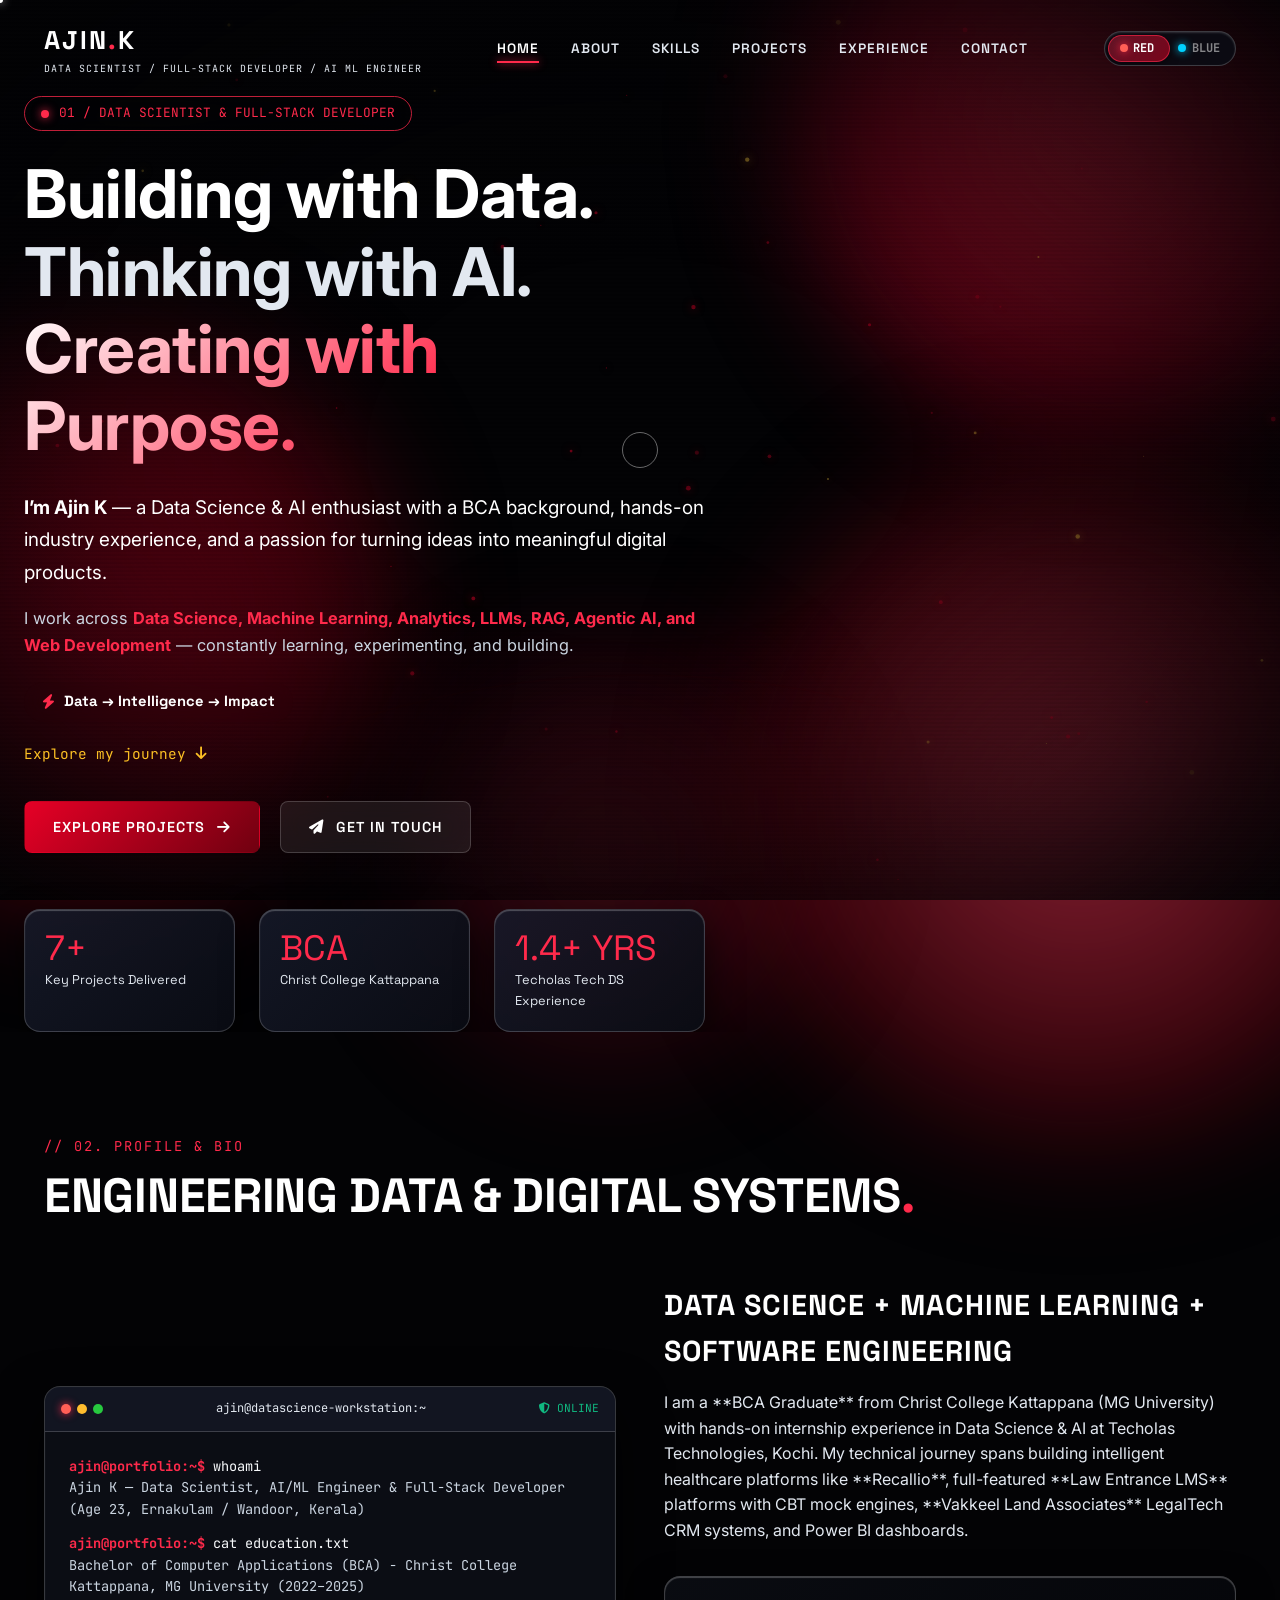
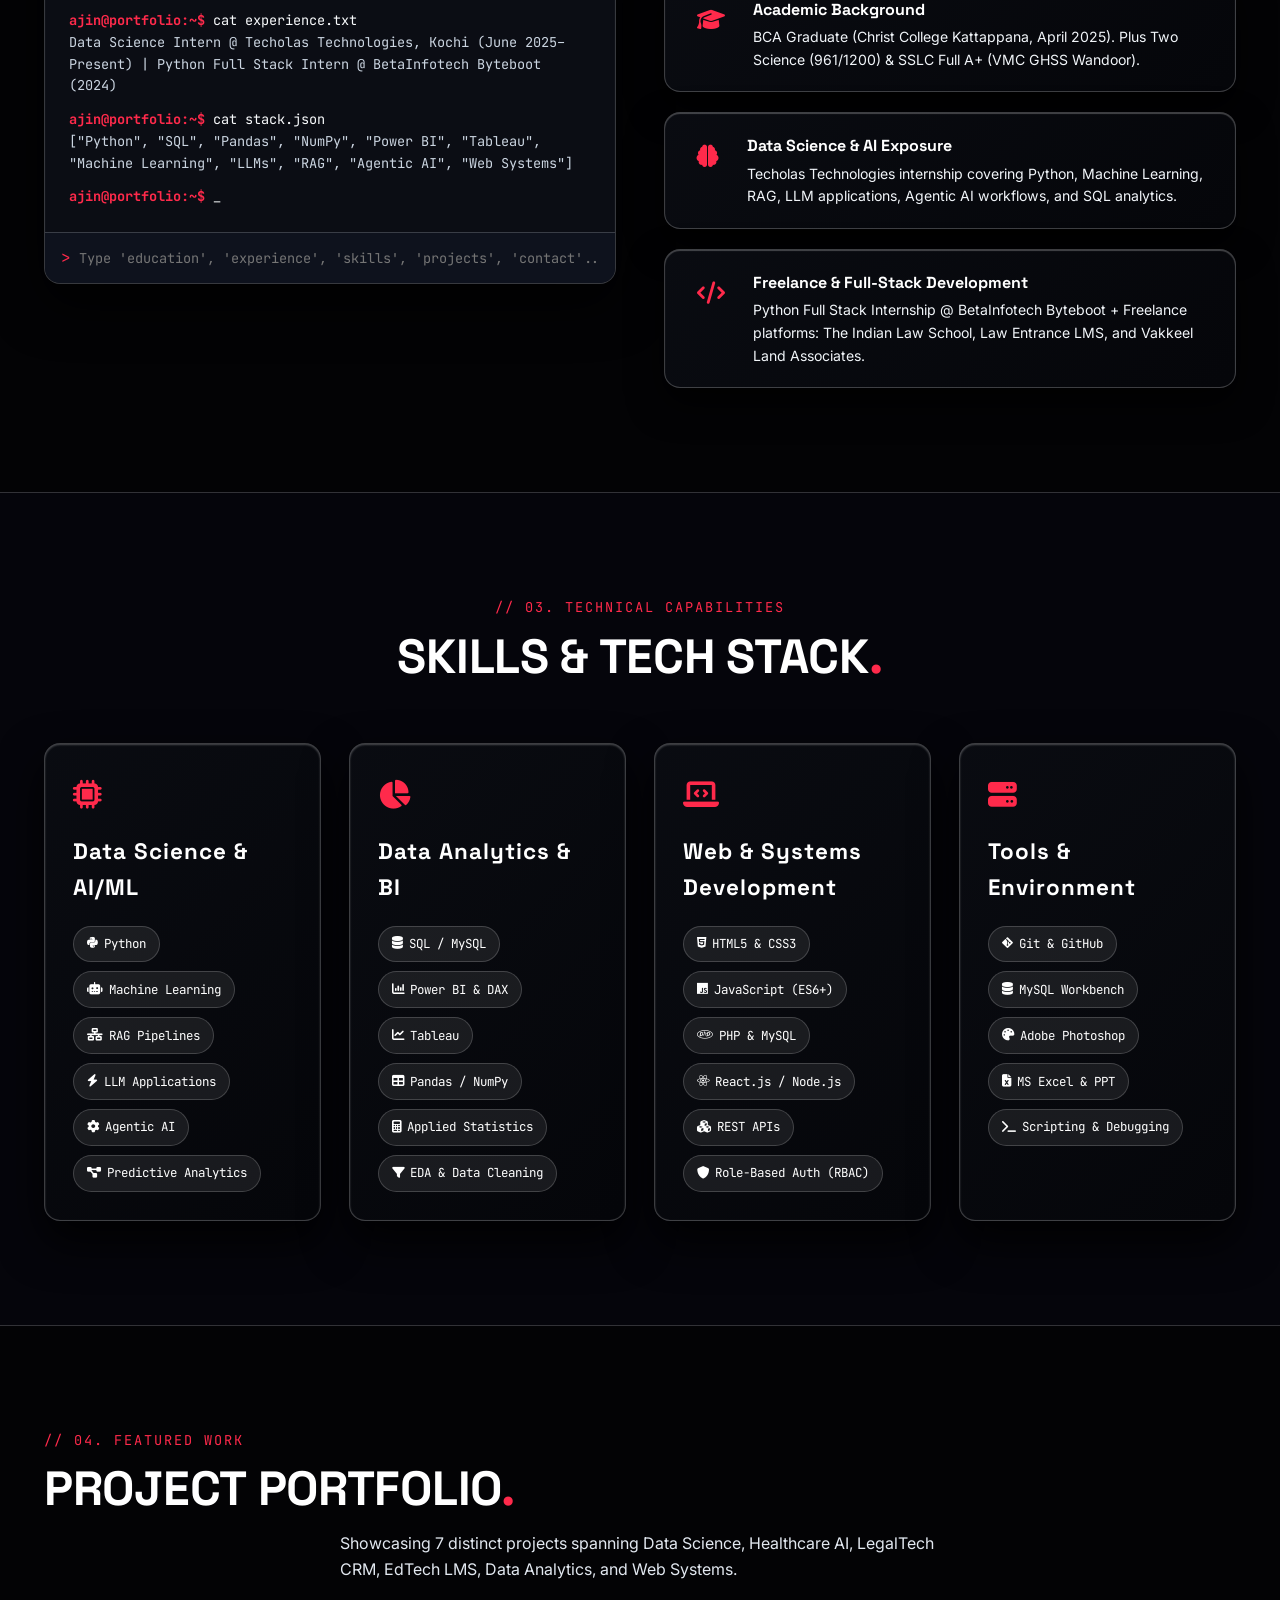
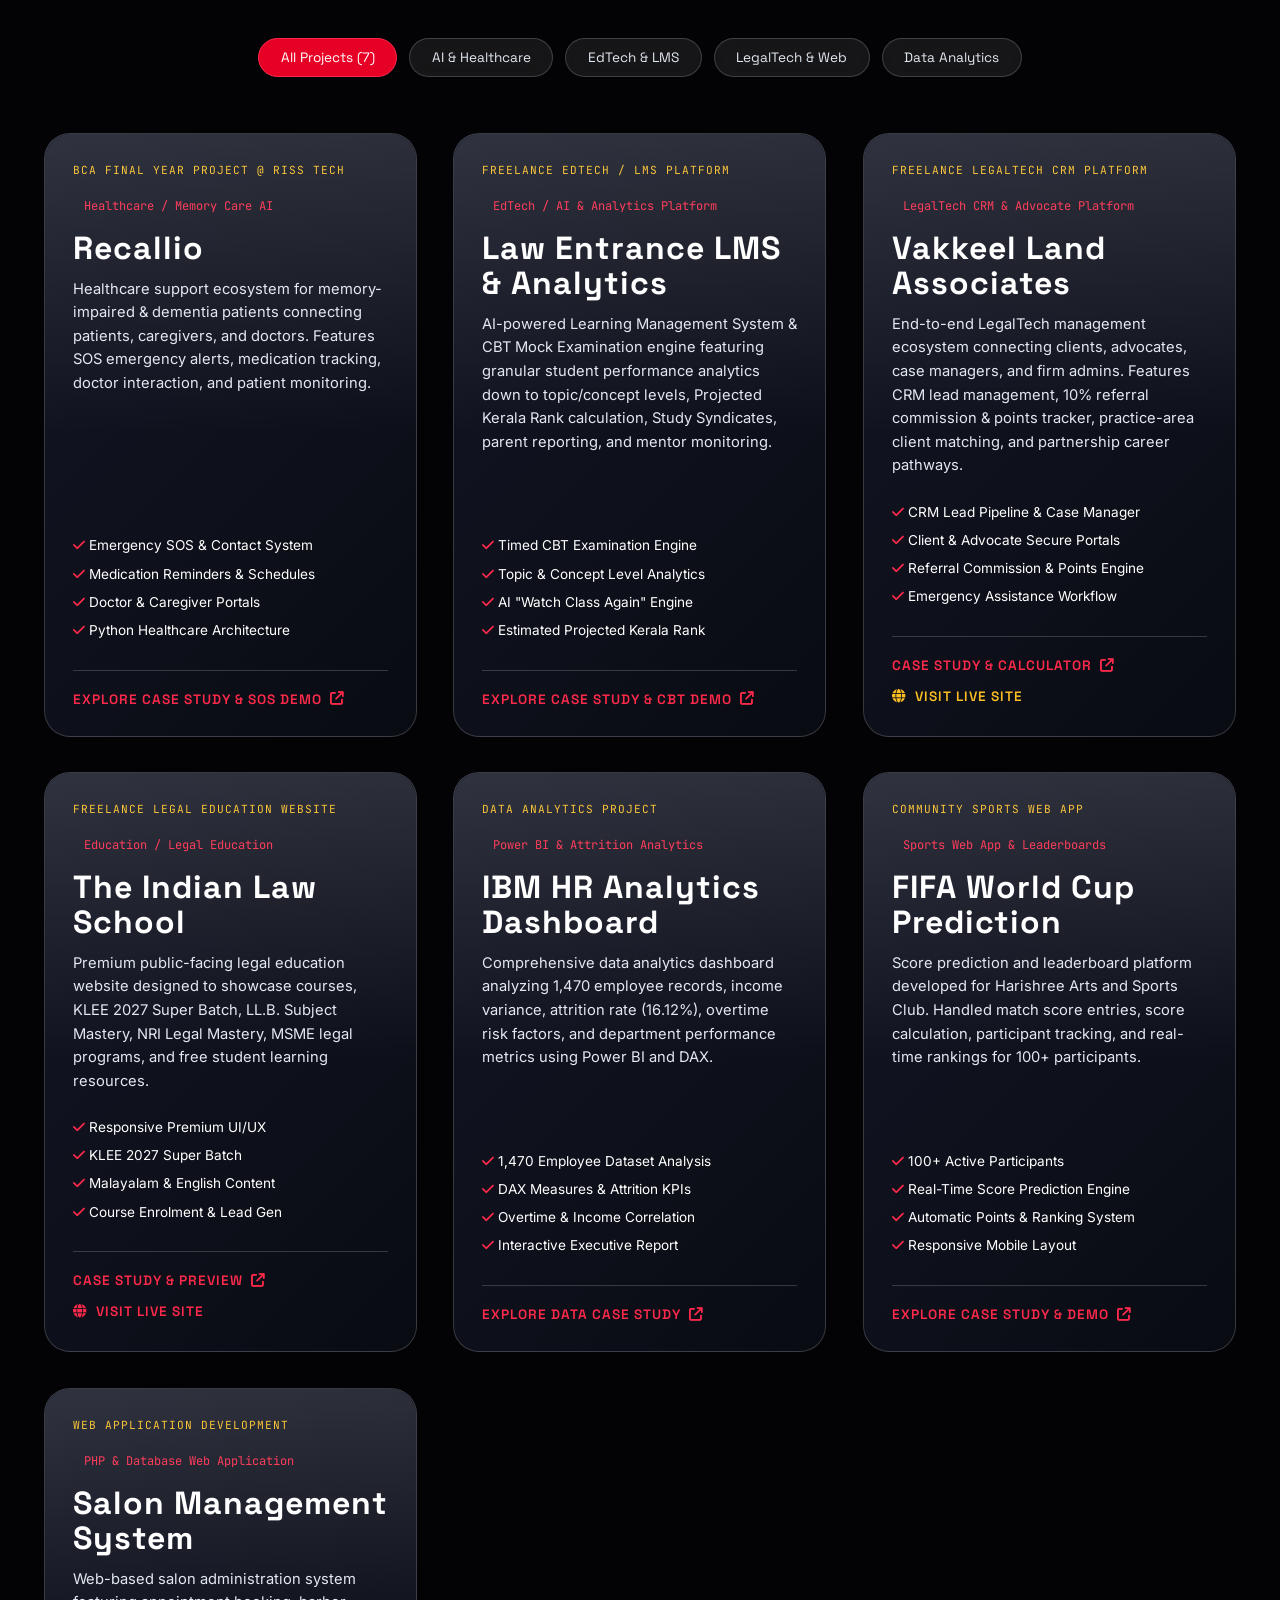
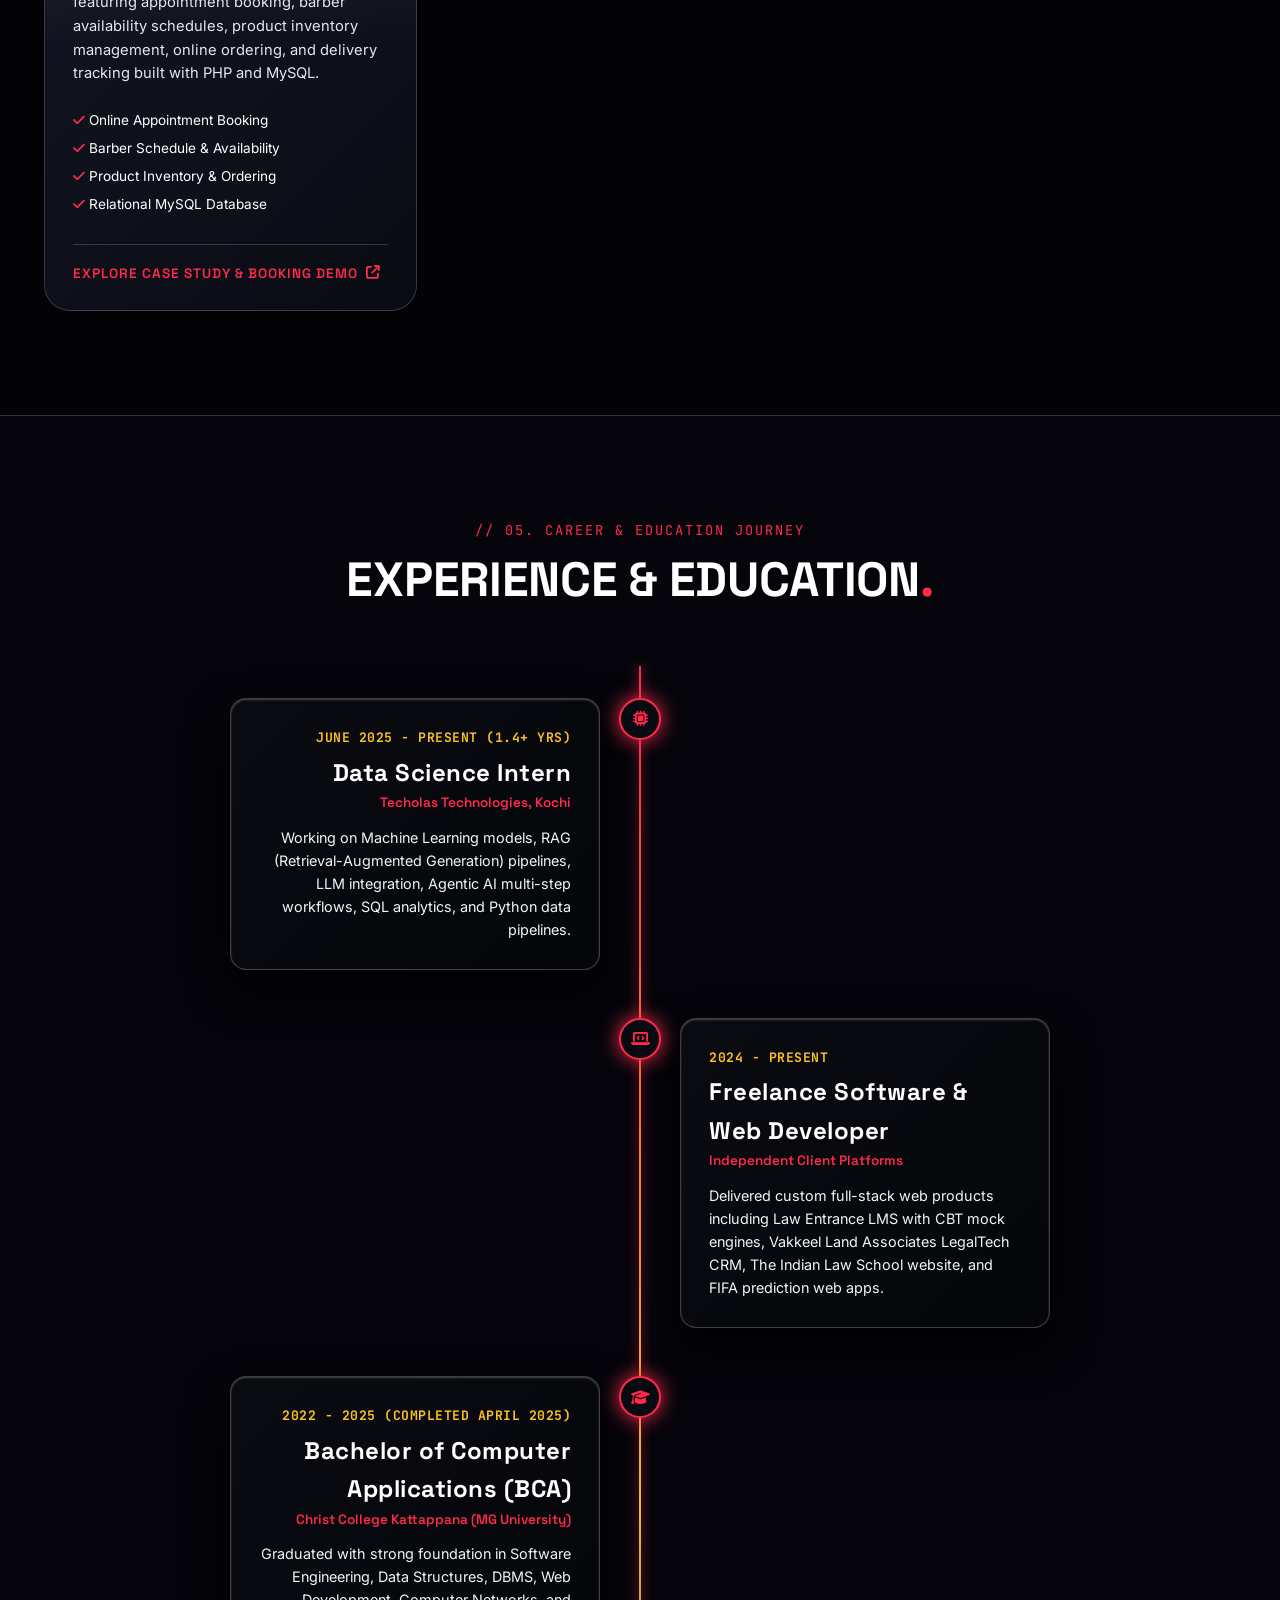
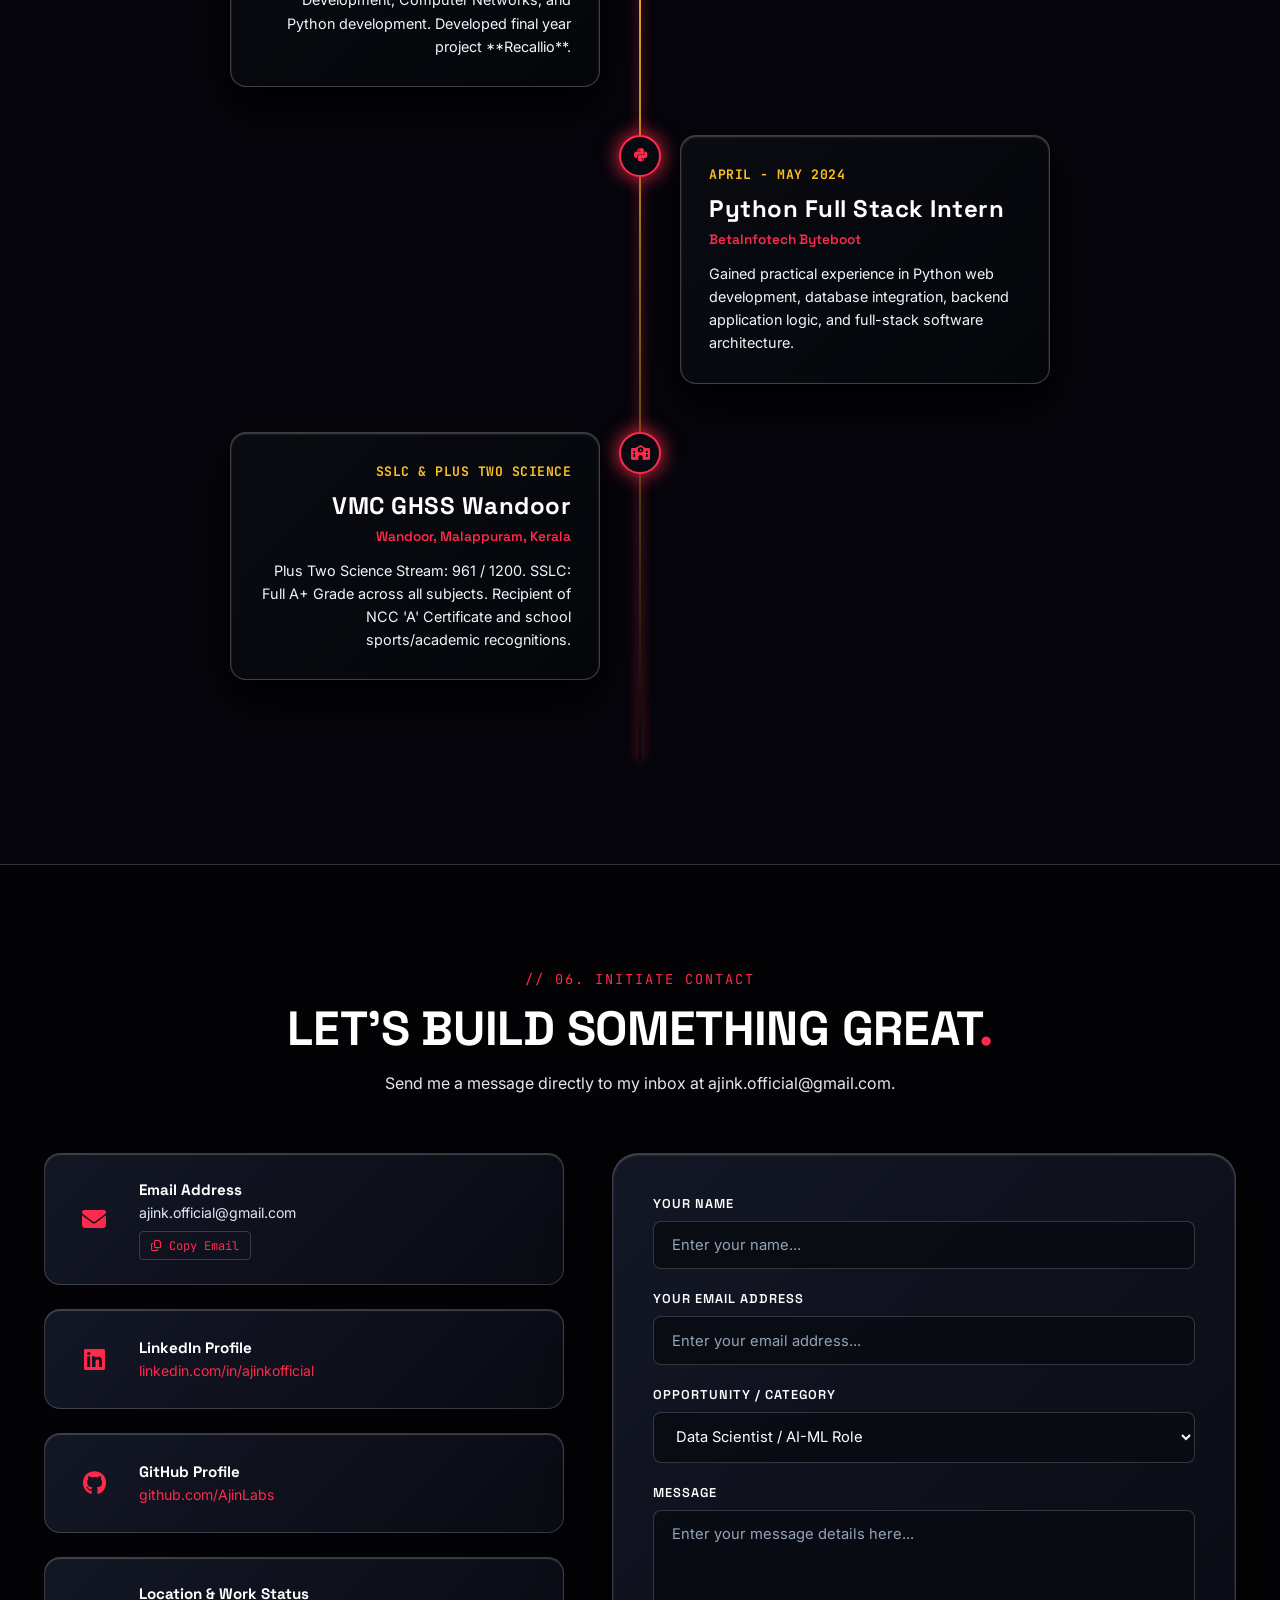
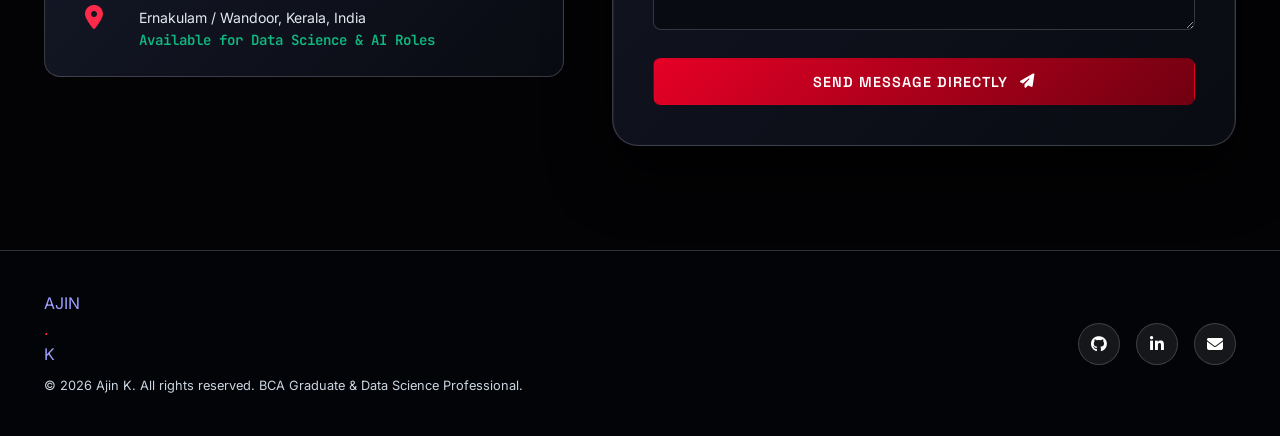
<file: index.html>
<!DOCTYPE html>
<html lang="en">

<head>
  <meta charset="UTF-8">
  <meta name="viewport" content="width=device-width, initial-scale=1.0">
  <meta name="description"
    content="Ajin K - BCA Graduate, Data Science Professional & Full-Stack Developer. Portfolio featuring Recallio, Law Entrance LMS, Vakkeel Land Associates, The Indian Law School, IBM HR Analytics, FIFA Prediction Website, and Salon Management System.">
  <title>Ajin K | Data Science, AI & Full-Stack Developer Portfolio</title>

  <!-- Google Fonts -->
  <link rel="preconnect" href="https://fonts.googleapis.com">
  <link rel="preconnect" href="https://fonts.gstatic.com" crossorigin>
  <link
    href="https://fonts.googleapis.com/css2?family=Cormorant+Garamond:wght@600;700&family=Inter:wght@300;400;500;600;700&family=JetBrains+Mono:wght@400;500;700&family=Oswald:wght@500;600;700&family=Space+Grotesk:wght@500;700&display=swap"
    rel="stylesheet">

  <!-- FontAwesome Icons -->
  <link rel="stylesheet" href="https://cdnjs.cloudflare.com/ajax/libs/font-awesome/6.4.0/css/all.min.css">

  <link rel="stylesheet" href="styles.css">
</head>

<body>

  <!-- 2-SECOND INTRO SPLASH OVERLAY (EXACT MATCH FOR USER IMAGE 4) -->
  <div id="intro-splash" class="intro-splash-overlay">
    <div class="intro-card-glass">
      <div class="intro-top-bar">
        <span>AJIN K | Personal Portfolio</span>
        <span>Let's Build Something Great!</span>
      </div>
      <div class="intro-body-content">
        <h1 class="intro-heading">Hello,<br>I'm <span class="intro-name-red">AJIN K</span></h1>
        <div class="intro-accent-line"></div>
        <div class="intro-roles-list">
          <div class="intro-role-chip">
            <div class="role-icon-box"><i class="fa-solid fa-chart-line"></i></div>
            <span>DATA SCIENTIST</span>
          </div>
          <div class="intro-role-chip">
            <div class="role-icon-box"><i class="fa-solid fa-code"></i></div>
            <span>FULL STACK WEB DEVELOPER</span>
          </div>
          <div class="intro-role-chip">
            <div class="role-icon-box"><i class="fa-solid fa-brain"></i></div>
            <span>AI / ML ENGINEER</span>
          </div>
        </div>
      </div>
      <div class="intro-bottom-bar">
        <span>TURNING IDEAS INTO REALITY</span>
        <span>Let's Connect! &rarr;</span>
      </div>
    </div>
  </div>

  <!-- Scroll Progress Indicator -->
  <div id="progress-bar"></div>

  <!-- Ambient Red Glass Orbs -->
  <div class="ambient-orb-1"></div>
  <div class="ambient-orb-2"></div>
  <div class="ambient-orb-3"></div>
  <div class="ambient-orb-4"></div>

  <!-- Dynamic Cursor Spotlight & Overlays -->
  <div id="cine-glow"></div>
  <div class="cine-vignette"></div>
  <div class="cine-scan"></div>

  <!-- Custom Lerp Cursor -->
  <div id="custom-cursor"></div>
  <div id="cursor-dot"></div>

  <!-- Interactive Background Canvas Engine -->
  <canvas id="hero-canvas"></canvas>

  <!-- Navigation Header -->
  <header class="navbar" id="navbar">
    <div class="nav-container">
      <a href="#hero" class="nav-logo" data-magnetic>
        <span class="logo-text">AJIN<span class="dot">.</span>K</span>
        <span class="logo-sub">DATA SCIENTIST / FULL-STACK DEVELOPER / AI ML ENGINEER</span>
      </a>

      <nav class="nav-menu" id="nav-menu">
        <a href="#hero" class="nav-link active" data-magnetic>Home</a>
        <a href="#about" class="nav-link" data-magnetic>About</a>
        <a href="#skills" class="nav-link" data-magnetic>Skills</a>
        <a href="#projects" class="nav-link" data-magnetic>Projects</a>
        <a href="#experience" class="nav-link" data-magnetic>Experience</a>
        <a href="#contact" class="nav-link" data-magnetic>Contact</a>
      </nav>

      <div class="nav-actions">
        <!-- Dual Red / Blue Glassmorphism Theme Switch -->
        <button id="theme-toggle" class="glass-theme-switch" aria-label="Toggle Theme (Red / Blue)" data-magnetic>
          <span class="switch-side side-red active" title="Red Theme"><span class="dot-red"></span> RED</span>
          <span class="switch-side side-blue" title="Blue Theme"><span class="dot-blue"></span> BLUE</span>
          <span class="switch-slider"></span>
        </button>
        <!-- Mobile Drawer Toggle -->
        <button class="hamburger" id="hamburger" aria-label="Toggle Menu" data-magnetic>
          <span></span><span></span><span></span>
        </button>
      </div>
    </div>
  </header>

  <!-- HERO SECTION -->
  <section id="hero" class="hero-section">
    <div class="hero-watermark">AJIN K</div>
    <div class="hero-container">
      <div class="hero-content">
        <div class="eyebrow-badge">
          <span class="pulse-dot"></span> 01 / DATA SCIENTIST & FULL-STACK DEVELOPER
        </div>
        <h1 class="hero-title">
          <span class="line-1">Building with Data.</span>
          <span class="line-2">Thinking with AI.</span>
          <span class="line-3">Creating with Purpose<span class="dot">.</span></span>
        </h1>

        <div class="hero-user-statement">
          <p class="hero-main-bio">
            <strong>I’m Ajin K</strong> — a Data Science & AI enthusiast with a BCA background, hands-on industry experience, and a passion for turning ideas into meaningful digital products.
          </p>
          <p class="hero-sub-bio">
            I work across <strong>Data Science, Machine Learning, Analytics, LLMs, RAG, Agentic AI, and Web Development</strong> — constantly learning, experimenting, and building.
          </p>
          
          <div class="tagline-pill">
            <i class="fa-solid fa-bolt"></i> Data &rarr; Intelligence &rarr; Impact
          </div>

          <div class="explore-journey-badge">
            <span>Explore my journey</span> <i class="fa-solid fa-arrow-down bounce-arrow"></i>
          </div>
        </div>

        <div class="hero-ctas">
          <a href="#projects" class="btn btn-primary" data-magnetic>
            <span>EXPLORE PROJECTS</span> <i class="fa-solid fa-arrow-right"></i>
          </a>
          <a href="#contact" class="btn btn-secondary" data-magnetic>
            <i class="fa-solid fa-paper-plane"></i> <span>GET IN TOUCH</span>
          </a>
        </div>

        <div class="hero-metrics">
          <div class="metric-card" data-magnetic>
            <span class="metric-num">7+</span>
            <span class="metric-label">Key Projects Delivered</span>
          </div>
          <div class="metric-card" data-magnetic>
            <span class="metric-num">BCA</span>
            <span class="metric-label">Christ College Kattappana</span>
          </div>
          <div class="metric-card" data-magnetic>
            <span class="metric-num">1.4+ YRS</span>
            <span class="metric-label">Techolas Tech DS Experience</span>
          </div>
        </div>
      </div>
    </div>
  </section>

  <!-- ABOUT SECTION & CYBER TERMINAL -->
  <section id="about" class="section-padding">
    <div class="container">
      <div class="section-header">
        <span class="section-subtitle">// 02. PROFILE & BIO</span>
        <h2 class="section-title">ENGINEERING DATA & DIGITAL SYSTEMS<span class="dot">.</span></h2>
      </div>

      <div class="about-grid">
        <!-- Terminal Window -->
        <div class="terminal-card">
          <div class="terminal-header">
            <div class="terminal-dots">
              <span class="dot-red"></span>
              <span class="dot-yellow"></span>
              <span class="dot-green"></span>
            </div>
            <div class="terminal-title">ajin@datascience-workstation:~</div>
            <div class="terminal-status"><i class="fa-solid fa-shield-halved"></i> ONLINE</div>
          </div>
          <div class="terminal-body" id="terminal-body">
            <p><span class="term-green">ajin@portfolio:~$</span> whoami</p>
            <p class="term-response">Ajin K — Data Scientist, AI/ML Engineer & Full-Stack Developer (Age 23, Ernakulam /
              Wandoor, Kerala)</p>
            <p><span class="term-green">ajin@portfolio:~$</span> cat education.txt</p>
            <p class="term-response">Bachelor of Computer Applications (BCA) - Christ College Kattappana, MG University
              (2022–2025)</p>
            <p><span class="term-green">ajin@portfolio:~$</span> cat experience.txt</p>
            <p class="term-response">Data Science Intern @ Techolas Technologies, Kochi (June 2025–Present) | Python
              Full Stack Intern @ BetaInfotech Byteboot (2024)</p>
            <p><span class="term-green">ajin@portfolio:~$</span> cat stack.json</p>
            <p class="term-response">["Python", "SQL", "Pandas", "NumPy", "Power BI", "Tableau", "Machine Learning",
              "LLMs", "RAG", "Agentic AI", "Web Systems"]</p>
            <p><span class="term-green">ajin@portfolio:~$</span> <span class="term-cursor">_</span></p>
          </div>
          <div class="terminal-input-bar">
            <span class="term-prompt">&gt;</span>
            <input type="text" id="terminal-input"
              placeholder="Type 'education', 'experience', 'skills', 'projects', 'contact'..." autocomplete="off">
          </div>
        </div>

        <!-- Bio Highlights -->
        <div class="about-info">
          <h3 class="about-heading">Data Science + Machine Learning + Software Engineering</h3>
          <p class="about-text">
            I am a **BCA Graduate** from Christ College Kattappana (MG University) with hands-on internship experience
            in Data Science & AI at Techolas Technologies, Kochi. My technical journey spans building intelligent
            healthcare platforms like **Recallio**, full-featured **Law Entrance LMS** platforms with CBT mock engines,
            **Vakkeel Land Associates** LegalTech CRM systems, and Power BI dashboards.
          </p>

          <div class="highlight-boxes">
            <div class="info-box">
              <i class="fa-solid fa-graduation-cap box-icon"></i>
              <div>
                <h4>Academic Background</h4>
                <p>BCA Graduate (Christ College Kattappana, April 2025). Plus Two Science (961/1200) & SSLC Full A+ (VMC
                  GHSS Wandoor).</p>
              </div>
            </div>

            <div class="info-box">
              <i class="fa-solid fa-brain box-icon"></i>
              <div>
                <h4>Data Science & AI Exposure</h4>
                <p>Techolas Technologies internship covering Python, Machine Learning, RAG, LLM applications, Agentic AI
                  workflows, and SQL analytics.</p>
              </div>
            </div>

            <div class="info-box">
              <i class="fa-solid fa-code box-icon"></i>
              <div>
                <h4>Freelance & Full-Stack Development</h4>
                <p>Python Full Stack Internship @ BetaInfotech Byteboot + Freelance platforms: The Indian Law School,
                  Law Entrance LMS, and Vakkeel Land Associates.</p>
              </div>
            </div>
          </div>
        </div>
      </div>
    </div>
  </section>

  <!-- SKILLS MATRIX SECTION -->
  <section id="skills" class="section-padding bg-surface">
    <div class="container">
      <div class="section-header text-center">
        <span class="section-subtitle">// 03. TECHNICAL CAPABILITIES</span>
        <h2 class="section-title">SKILLS & TECH STACK<span class="dot">.</span></h2>
      </div>

      <div class="skills-wrapper">
        <!-- Category: Data Science & AI -->
        <div class="skill-category-card">
          <div class="category-icon-wrapper"><i class="fa-solid fa-microchip"></i></div>
          <h3>Data Science & AI/ML</h3>
          <div class="skills-pills">
            <span class="skill-chip"><i class="fa-brands fa-python"></i> Python</span>
            <span class="skill-chip"><i class="fa-solid fa-robot"></i> Machine Learning</span>
            <span class="skill-chip"><i class="fa-solid fa-network-wired"></i> RAG Pipelines</span>
            <span class="skill-chip"><i class="fa-solid fa-bolt"></i> LLM Applications</span>
            <span class="skill-chip"><i class="fa-solid fa-gear"></i> Agentic AI</span>
            <span class="skill-chip"><i class="fa-solid fa-diagram-project"></i> Predictive Analytics</span>
          </div>
        </div>

        <!-- Category: Data Analytics & BI -->
        <div class="skill-category-card">
          <div class="category-icon-wrapper"><i class="fa-solid fa-chart-pie"></i></div>
          <h3>Data Analytics & BI</h3>
          <div class="skills-pills">
            <span class="skill-chip"><i class="fa-solid fa-database"></i> SQL / MySQL</span>
            <span class="skill-chip"><i class="fa-solid fa-chart-column"></i> Power BI & DAX</span>
            <span class="skill-chip"><i class="fa-solid fa-chart-line"></i> Tableau</span>
            <span class="skill-chip"><i class="fa-solid fa-table"></i> Pandas / NumPy</span>
            <span class="skill-chip"><i class="fa-solid fa-calculator"></i> Applied Statistics</span>
            <span class="skill-chip"><i class="fa-solid fa-filter"></i> EDA & Data Cleaning</span>
          </div>
        </div>

        <!-- Category: Full-Stack Web Dev -->
        <div class="skill-category-card">
          <div class="category-icon-wrapper"><i class="fa-solid fa-laptop-code"></i></div>
          <h3>Web & Systems Development</h3>
          <div class="skills-pills">
            <span class="skill-chip"><i class="fa-brands fa-html5"></i> HTML5 & CSS3</span>
            <span class="skill-chip"><i class="fa-brands fa-js"></i> JavaScript (ES6+)</span>
            <span class="skill-chip"><i class="fa-brands fa-php"></i> PHP & MySQL</span>
            <span class="skill-chip"><i class="fa-brands fa-react"></i> React.js / Node.js</span>
            <span class="skill-chip"><i class="fa-solid fa-cubes"></i> REST APIs</span>
            <span class="skill-chip"><i class="fa-solid fa-shield"></i> Role-Based Auth (RBAC)</span>
          </div>
        </div>

        <!-- Category: Databases & Tools -->
        <div class="skill-category-card">
          <div class="category-icon-wrapper"><i class="fa-solid fa-server"></i></div>
          <h3>Tools & Environment</h3>
          <div class="skills-pills">
            <span class="skill-chip"><i class="fa-brands fa-git-alt"></i> Git & GitHub</span>
            <span class="skill-chip"><i class="fa-solid fa-database"></i> MySQL Workbench</span>
            <span class="skill-chip"><i class="fa-solid fa-palette"></i> Adobe Photoshop</span>
            <span class="skill-chip"><i class="fa-solid fa-file-excel"></i> MS Excel & PPT</span>
            <span class="skill-chip"><i class="fa-solid fa-terminal"></i> Scripting & Debugging</span>
          </div>
        </div>
      </div>
    </div>
  </section>

  <!-- PROJECTS SECTION - 7 DISTINCT PROJECTS -->
  <section id="projects" class="section-padding">
    <div class="container">
      <div class="section-header">
        <span class="section-subtitle">// 04. FEATURED WORK</span>
        <h2 class="section-title">PROJECT PORTFOLIO<span class="dot">.</span></h2>
        <p class="section-desc">Showcasing 7 distinct projects spanning Data Science, Healthcare AI, LegalTech CRM,
          EdTech LMS, Data Analytics, and Web Systems.</p>
      </div>

      <!-- Project Filter Pills -->
      <div class="filter-wrapper">
        <button class="filter-pill active" data-filter="all" data-magnetic>All Projects (7)</button>
        <button class="filter-pill" data-filter="healthcare" data-magnetic>AI & Healthcare</button>
        <button class="filter-pill" data-filter="edtech" data-magnetic>EdTech & LMS</button>
        <button class="filter-pill" data-filter="legaltech" data-magnetic>LegalTech & Web</button>
        <button class="filter-pill" data-filter="analytics" data-magnetic>Data Analytics</button>
      </div>

      <!-- Projects Grid (Mirror-Morphic & Glassmorphic Cards) -->
      <div class="projects-grid">

        <!-- PROJECT 01: RECALLIO -->
        <div class="project-card" data-category="healthcare" data-project="recallio" data-magnetic>
          <div class="card-glass">
            <div class="card-badge">BCA FINAL YEAR PROJECT @ RISS TECH</div>
            <div class="card-header">
              <span class="card-tag">Healthcare / Memory Care AI</span>
              <h3 class="card-title">Recallio</h3>
            </div>
            <p class="card-desc">
              Healthcare support ecosystem for memory-impaired & dementia patients connecting patients, caregivers, and
              doctors. Features SOS emergency alerts, medication tracking, doctor interaction, and patient monitoring.
            </p>
            <div class="card-highlights">
              <span><i class="fa-solid fa-check text-red"></i> Emergency SOS & Contact System</span>
              <span><i class="fa-solid fa-check text-red"></i> Medication Reminders & Schedules</span>
              <span><i class="fa-solid fa-check text-red"></i> Doctor & Caregiver Portals</span>
              <span><i class="fa-solid fa-check text-red"></i> Python Healthcare Architecture</span>
            </div>
            <div class="card-footer">
              <button class="btn-text open-modal" data-modal="recallio">
                EXPLORE CASE STUDY & SOS DEMO <i class="fa-solid fa-arrow-up-right-from-square"></i>
              </button>
            </div>
          </div>
        </div>

        <!-- PROJECT 02: LAW ENTRANCE LMS -->
        <div class="project-card" data-category="edtech" data-project="lms" data-magnetic>
          <div class="card-glass">
            <div class="card-badge">FREELANCE EDTECH / LMS PLATFORM</div>
            <div class="card-header">
              <span class="card-tag">EdTech / AI & Analytics Platform</span>
              <h3 class="card-title">Law Entrance LMS & Analytics</h3>
            </div>
            <p class="card-desc">
              AI-powered Learning Management System & CBT Mock Examination engine featuring granular student performance
              analytics down to topic/concept levels, Projected Kerala Rank calculation, Study Syndicates, parent
              reporting, and mentor monitoring.
            </p>
            <div class="card-highlights">
              <span><i class="fa-solid fa-check text-red"></i> Timed CBT Examination Engine</span>
              <span><i class="fa-solid fa-check text-red"></i> Topic & Concept Level Analytics</span>
              <span><i class="fa-solid fa-check text-red"></i> AI "Watch Class Again" Engine</span>
              <span><i class="fa-solid fa-check text-red"></i> Estimated Projected Kerala Rank</span>
            </div>
            <div class="card-footer">
              <button class="btn-text open-modal" data-modal="lms">
                EXPLORE CASE STUDY & CBT DEMO <i class="fa-solid fa-arrow-up-right-from-square"></i>
              </button>
            </div>
          </div>
        </div>

        <!-- PROJECT 03: VAKKEEL LAND ASSOCIATES -->
        <div class="project-card" data-category="legaltech" data-project="vla" data-magnetic>
          <div class="card-glass">
            <div class="card-badge">FREELANCE LEGALTECH CRM PLATFORM</div>
            <div class="card-header">
              <span class="card-tag">LegalTech CRM & Advocate Platform</span>
              <h3 class="card-title">Vakkeel Land Associates</h3>
            </div>
            <p class="card-desc">
              End-to-end LegalTech management ecosystem connecting clients, advocates, case managers, and firm admins.
              Features CRM lead management, 10% referral commission & points tracker, practice-area client matching, and
              partnership career pathways.
            </p>
            <div class="card-highlights">
              <span><i class="fa-solid fa-check text-red"></i> CRM Lead Pipeline & Case Manager</span>
              <span><i class="fa-solid fa-check text-red"></i> Client & Advocate Secure Portals</span>
              <span><i class="fa-solid fa-check text-red"></i> Referral Commission & Points Engine</span>
              <span><i class="fa-solid fa-check text-red"></i> Emergency Assistance Workflow</span>
            </div>
            <div class="card-footer">
              <button class="btn-text open-modal" data-modal="vla">
                CASE STUDY & CALCULATOR <i class="fa-solid fa-arrow-up-right-from-square"></i>
              </button>
              <a href="https://vakkeelandassociates.com/" target="_blank" rel="noopener" class="btn-text"
                style="color: var(--accent-gold);">
                <i class="fa-solid fa-globe"></i> VISIT LIVE SITE
              </a>
            </div>
          </div>
        </div>

        <!-- PROJECT 04: THE INDIAN LAW SCHOOL -->
        <div class="project-card" data-category="legaltech" data-project="ils" data-magnetic>
          <div class="card-glass">
            <div class="card-badge">FREELANCE LEGAL EDUCATION WEBSITE</div>
            <div class="card-header">
              <span class="card-tag">Education / Legal Education</span>
              <h3 class="card-title">The Indian Law School</h3>
            </div>
            <p class="card-desc">
              Premium public-facing legal education website designed to showcase courses, KLEE 2027 Super Batch, LL.B.
              Subject Mastery, NRI Legal Mastery, MSME legal programs, and free student learning resources.
            </p>
            <div class="card-highlights">
              <span><i class="fa-solid fa-check text-red"></i> Responsive Premium UI/UX</span>
              <span><i class="fa-solid fa-check text-red"></i> KLEE 2027 Super Batch</span>
              <span><i class="fa-solid fa-check text-red"></i> Malayalam & English Content</span>
              <span><i class="fa-solid fa-check text-red"></i> Course Enrolment & Lead Gen</span>
            </div>
            <div class="card-footer">
              <button class="btn-text open-modal" data-modal="ils">
                CASE STUDY & PREVIEW <i class="fa-solid fa-arrow-up-right-from-square"></i>
              </button>
              <a href="https://lawschool-three.vercel.app/" target="_blank" rel="noopener" class="btn-text"
                style="color: var(--bright-red);">
                <i class="fa-solid fa-globe"></i> VISIT LIVE SITE
              </a>
            </div>
          </div>
        </div>

        <!-- PROJECT 05: IBM HR ANALYTICS DASHBOARD -->
        <div class="project-card" data-category="analytics" data-project="ibm" data-magnetic>
          <div class="card-glass">
            <div class="card-badge">DATA ANALYTICS PROJECT</div>
            <div class="card-header">
              <span class="card-tag">Power BI & Attrition Analytics</span>
              <h3 class="card-title">IBM HR Analytics Dashboard</h3>
            </div>
            <p class="card-desc">
              Comprehensive data analytics dashboard analyzing 1,470 employee records, income variance, attrition rate
              (16.12%), overtime risk factors, and department performance metrics using Power BI and DAX.
            </p>
            <div class="card-highlights">
              <span><i class="fa-solid fa-check text-red"></i> 1,470 Employee Dataset Analysis</span>
              <span><i class="fa-solid fa-check text-red"></i> DAX Measures & Attrition KPIs</span>
              <span><i class="fa-solid fa-check text-red"></i> Overtime & Income Correlation</span>
              <span><i class="fa-solid fa-check text-red"></i> Interactive Executive Report</span>
            </div>
            <div class="card-footer">
              <button class="btn-text open-modal" data-modal="ibm">
                EXPLORE DATA CASE STUDY <i class="fa-solid fa-arrow-up-right-from-square"></i>
              </button>
            </div>
          </div>
        </div>

        <!-- PROJECT 06: FIFA WORLD CUP PREDICTION WEBSITE -->
        <div class="project-card" data-category="legaltech" data-project="fifa" data-magnetic>
          <div class="card-glass">
            <div class="card-badge">COMMUNITY SPORTS WEB APP</div>
            <div class="card-header">
              <span class="card-tag">Sports Web App & Leaderboards</span>
              <h3 class="card-title">FIFA World Cup Prediction</h3>
            </div>
            <p class="card-desc">
              Score prediction and leaderboard platform developed for Harishree Arts and Sports Club. Handled match
              score entries, score calculation, participant tracking, and real-time rankings for 100+ participants.
            </p>
            <div class="card-highlights">
              <span><i class="fa-solid fa-check text-red"></i> 100+ Active Participants</span>
              <span><i class="fa-solid fa-check text-red"></i> Real-Time Score Prediction Engine</span>
              <span><i class="fa-solid fa-check text-red"></i> Automatic Points & Ranking System</span>
              <span><i class="fa-solid fa-check text-red"></i> Responsive Mobile Layout</span>
            </div>
            <div class="card-footer">
              <button class="btn-text open-modal" data-modal="fifa">
                EXPLORE CASE STUDY & DEMO <i class="fa-solid fa-arrow-up-right-from-square"></i>
              </button>
            </div>
          </div>
        </div>

        <!-- PROJECT 07: SALON MANAGEMENT SYSTEM -->
        <div class="project-card" data-category="legaltech" data-project="salon" data-magnetic>
          <div class="card-glass">
            <div class="card-badge">WEB APPLICATION DEVELOPMENT</div>
            <div class="card-header">
              <span class="card-tag">PHP & Database Web Application</span>
              <h3 class="card-title">Salon Management System</h3>
            </div>
            <p class="card-desc">
              Web-based salon administration system featuring appointment booking, barber availability schedules,
              product inventory management, online ordering, and delivery tracking built with PHP and MySQL.
            </p>
            <div class="card-highlights">
              <span><i class="fa-solid fa-check text-red"></i> Online Appointment Booking</span>
              <span><i class="fa-solid fa-check text-red"></i> Barber Schedule & Availability</span>
              <span><i class="fa-solid fa-check text-red"></i> Product Inventory & Ordering</span>
              <span><i class="fa-solid fa-check text-red"></i> Relational MySQL Database</span>
            </div>
            <div class="card-footer">
              <button class="btn-text open-modal" data-modal="salon">
                EXPLORE CASE STUDY & BOOKING DEMO <i class="fa-solid fa-arrow-up-right-from-square"></i>
              </button>
            </div>
          </div>
        </div>

      </div>
    </div>
  </section>

  <!-- BILATERAL ALTERNATING TIMELINE (EXPERIENCE & EDUCATION) -->
  <section id="experience" class="section-padding bg-surface">
    <div class="container">
      <div class="section-header text-center">
        <span class="section-subtitle">// 05. CAREER & EDUCATION JOURNEY</span>
        <h2 class="section-title">EXPERIENCE & EDUCATION<span class="dot">.</span></h2>
      </div>

      <div class="timeline-container">
        <!-- Glowing Laser Spine -->
        <div class="timeline-spine"></div>

        <!-- Milestone 1: Techolas Intern -->
        <div class="timeline-item left">
          <div class="timeline-node"><i class="fa-solid fa-microchip"></i></div>
          <div class="timeline-content" data-magnetic>
            <span class="timeline-date">JUNE 2025 - PRESENT (1.4+ YRS)</span>
            <h3>Data Science Intern</h3>
            <span class="timeline-sub">Techolas Technologies, Kochi</span>
            <p>
              Working on Machine Learning models, RAG (Retrieval-Augmented Generation) pipelines, LLM integration,
              Agentic AI multi-step workflows, SQL analytics, and Python data pipelines.
            </p>
          </div>
        </div>

        <!-- Milestone 2: Freelance Work -->
        <div class="timeline-item right">
          <div class="timeline-node"><i class="fa-solid fa-laptop-code"></i></div>
          <div class="timeline-content" data-magnetic>
            <span class="timeline-date">2024 - PRESENT</span>
            <h3>Freelance Software & Web Developer</h3>
            <span class="timeline-sub">Independent Client Platforms</span>
            <p>
              Delivered custom full-stack web products including Law Entrance LMS with CBT mock engines, Vakkeel Land
              Associates LegalTech CRM, The Indian Law School website, and FIFA prediction web apps.
            </p>
          </div>
        </div>

        <!-- Milestone 3: BCA Degree -->
        <div class="timeline-item left">
          <div class="timeline-node"><i class="fa-solid fa-graduation-cap"></i></div>
          <div class="timeline-content" data-magnetic>
            <span class="timeline-date">2022 - 2025 (COMPLETED APRIL 2025)</span>
            <h3>Bachelor of Computer Applications (BCA)</h3>
            <span class="timeline-sub">Christ College Kattappana (MG University)</span>
            <p>
              Graduated with strong foundation in Software Engineering, Data Structures, DBMS, Web Development, Computer
              Networks, and Python development. Developed final year project **Recallio**.
            </p>
          </div>
        </div>

        <!-- Milestone 4: Python Full Stack Intern -->
        <div class="timeline-item right">
          <div class="timeline-node"><i class="fa-brands fa-python"></i></div>
          <div class="timeline-content" data-magnetic>
            <span class="timeline-date">APRIL - MAY 2024</span>
            <h3>Python Full Stack Intern</h3>
            <span class="timeline-sub">BetaInfotech Byteboot</span>
            <p>
              Gained practical experience in Python web development, database integration, backend application logic,
              and full-stack software architecture.
            </p>
          </div>
        </div>

        <!-- Milestone 5: Schooling -->
        <div class="timeline-item left">
          <div class="timeline-node"><i class="fa-solid fa-school"></i></div>
          <div class="timeline-content" data-magnetic>
            <span class="timeline-date">SSLC & PLUS TWO SCIENCE</span>
            <h3>VMC GHSS Wandoor</h3>
            <span class="timeline-sub">Wandoor, Malappuram, Kerala</span>
            <p>
              Plus Two Science Stream: 961 / 1200. SSLC: Full A+ Grade across all subjects. Recipient of NCC 'A'
              Certificate and school sports/academic recognitions.
            </p>
          </div>
        </div>

      </div>
    </div>
  </section>

  <!-- CONTACT SECTION WITH DIRECT EMAIL DISPATCH TO ajink.official@gmail.com -->
  <section id="contact" class="section-padding">
    <div class="container">
      <div class="section-header text-center">
        <span class="section-subtitle">// 06. INITIATE CONTACT</span>
        <h2 class="section-title">LET'S BUILD SOMETHING GREAT<span class="dot">.</span></h2>
        <p class="section-desc">Send me a message directly to my inbox at ajink.official@gmail.com.</p>
      </div>

      <div class="contact-wrapper">
        <!-- Direct Contact Cards -->
        <div class="contact-info-cards">
          <div class="contact-card" data-magnetic>
            <div class="contact-icon"><i class="fa-solid fa-envelope"></i></div>
            <div>
              <h4>Email Address</h4>
              <p id="email-text">ajink.official@gmail.com</p>
              <button class="copy-btn" id="copy-email-btn" data-magnetic>
                <i class="fa-regular fa-copy"></i> Copy Email
              </button>
            </div>
          </div>

          <div class="contact-card" data-magnetic>
            <div class="contact-icon"><i class="fa-brands fa-linkedin"></i></div>
            <div>
              <h4>LinkedIn Profile</h4>
              <p><a href="https://www.linkedin.com/in/ajinkofficial" target="_blank" rel="noopener"
                  style="color: var(--bright-red); text-decoration: none;">linkedin.com/in/ajinkofficial</a></p>
            </div>
          </div>

          <div class="contact-card" data-magnetic>
            <div class="contact-icon"><i class="fa-brands fa-github"></i></div>
            <div>
              <h4>GitHub Profile</h4>
              <p><a href="https://github.com/AjinLabs" target="_blank" rel="noopener"
                  style="color: var(--bright-red); text-decoration: none;">github.com/AjinLabs</a></p>
            </div>
          </div>

          <div class="contact-card" data-magnetic>
            <div class="contact-icon"><i class="fa-solid fa-location-dot"></i></div>
            <div>
              <h4>Location & Work Status</h4>
              <p>Ernakulam / Wandoor, Kerala, India <br><span class="status-badge">Available for Data Science & AI
                  Roles</span></p>
            </div>
          </div>
        </div>

        <!-- Contact Form with Direct Mail Dispatch to ajink.official@gmail.com -->
        <form id="contact-form" action="https://formsubmit.co/ajink.official@gmail.com" method="POST"
          class="contact-form-glass">
          <!-- FormSubmit Configuration -->
          <input type="hidden" name="_subject" value="New Portfolio Contact Message for Ajin K!">
          <input type="hidden" name="_template" value="table">
          <input type="hidden" name="_captcha" value="false">

          <div class="form-group">
            <label for="contact-name">Your Name</label>
            <input type="text" name="name" id="contact-name" placeholder="Enter your name..." required>
          </div>

          <div class="form-group">
            <label for="contact-email">Your Email Address</label>
            <input type="email" name="email" id="contact-email" placeholder="Enter your email address..." required>
          </div>

          <div class="form-group">
            <label for="contact-subject">Opportunity / Category</label>
            <select name="category" id="contact-subject">
              <option value="datascience">Data Scientist / AI-ML Role</option>
              <option value="freelance">Freelance Web / LMS / LegalTech Project</option>
              <option value="dataanalytics">Data Analyst / Power BI Project</option>
              <option value="fullstack">Full-Stack Development Role</option>
            </select>
          </div>

          <div class="form-group">
            <label for="contact-message">Message</label>
            <textarea name="message" id="contact-message" rows="5" placeholder="Enter your message details here..."
              required></textarea>
          </div>

          <button type="submit" class="btn btn-primary w-full" data-magnetic>
            <span>SEND MESSAGE DIRECTLY</span> <i class="fa-solid fa-paper-plane"></i>
          </button>
        </form>
      </div>
    </div>
  </section>

  <!-- FOOTER -->
  <footer class="footer">
    <div class="container footer-container">
      <div class="footer-left">
        <a href="#hero" class="nav-logo">AJIN<span class="dot">.</span>K</a>
        <p>© 2026 Ajin K. All rights reserved. BCA Graduate & Data Science Professional.</p>
      </div>
      <div class="footer-socials">
        <a href="https://github.com/AjinLabs" target="_blank" rel="noopener" class="social-link" data-magnetic
          title="GitHub"><i class="fa-brands fa-github"></i></a>
        <a href="https://www.linkedin.com/in/ajinkofficial" target="_blank" rel="noopener" class="social-link"
          data-magnetic title="LinkedIn"><i class="fa-brands fa-linkedin-in"></i></a>
        <a href="mailto:ajink.official@gmail.com" class="social-link" data-magnetic title="Email"><i
            class="fa-solid fa-envelope"></i></a>
      </div>
    </div>
  </footer>

  <!-- MODAL CONTAINER FOR PROJECT CASE STUDIES -->
  <div id="project-modal" class="modal-overlay">
    <div class="modal-window">
      <button class="modal-close" id="modal-close-btn" data-magnetic><i class="fa-solid fa-xmark"></i></button>
      <div class="modal-content" id="modal-content-body">
        <!-- Dynamically injected via main.js -->
      </div>
    </div>
  </div>

  <!-- TOAST NOTIFICATION -->
  <div id="toast" class="toast-notification">
    <i class="fa-solid fa-circle-check" id="toast-icon"></i>
    <span id="toast-message">Action completed successfully!</span>
  </div>

  <script src="main.js"></script>
</body>

</html>
</file>
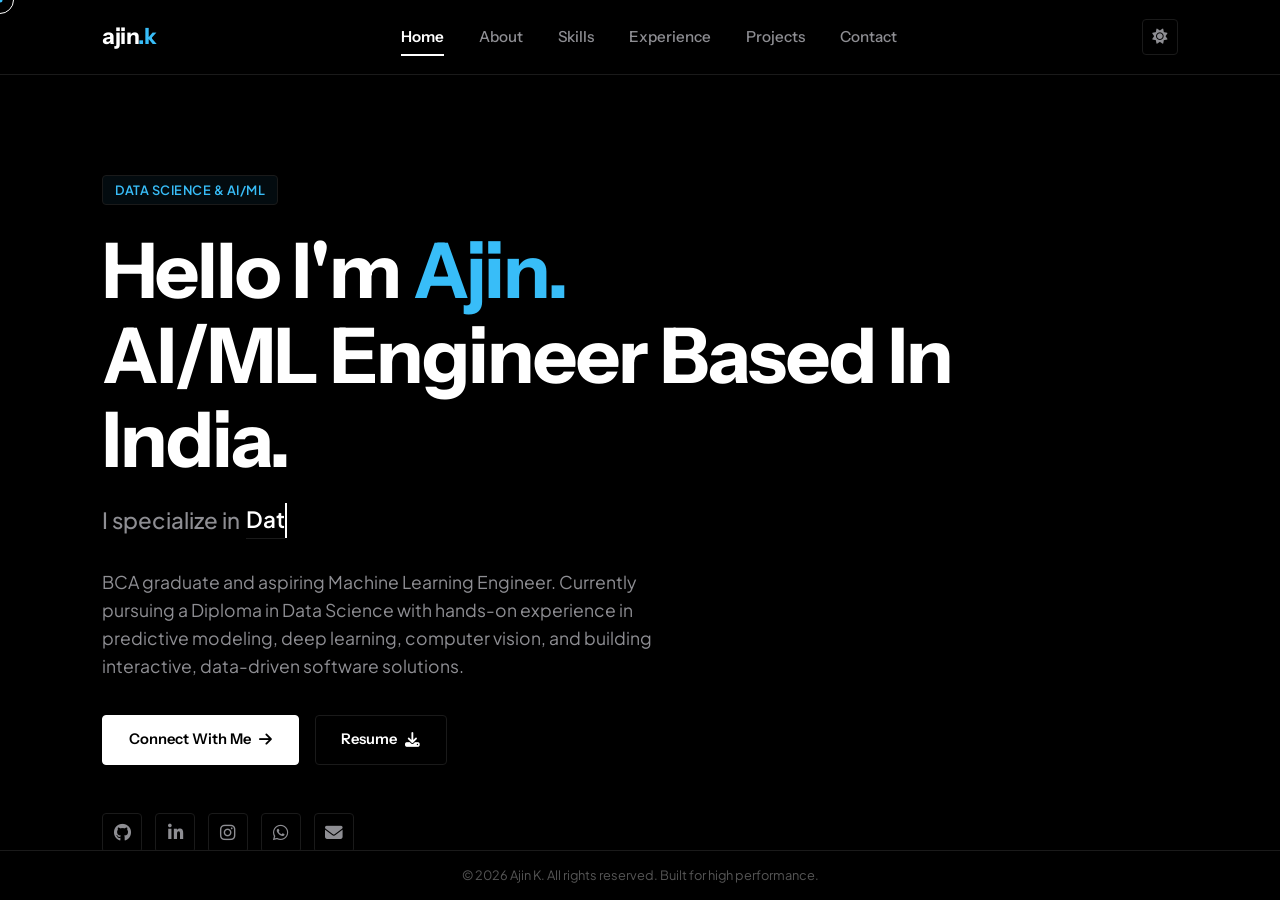
<file: assets/portifolio/index.html>
<!DOCTYPE html>
<html lang="en" data-theme="dark">
<head>
    <meta charset="UTF-8">
    <meta name="viewport" content="width=device-width, initial-scale=1.0">
    <title>Ajin K | Data Scientist & AI/ML Engineer</title>
    <meta name="description" content="Portfolio of Ajin K, a Data Science Intern, Aspiring Machine Learning Engineer, and Python Full Stack Developer. Discover projects, experience, and certifications.">
    <!-- Google Fonts -->
    <link rel="preconnect" href="https://fonts.googleapis.com">
    <link rel="preconnect" href="https://fonts.gstatic.com" crossorigin>
    <link href="https://fonts.googleapis.com/css2?family=Instrument+Sans:ital,wght@0,400;0,500;0,600;0,700;1,400&family=Plus+Jakarta+Sans:wght@300;400;500;600;700;800&display=swap" rel="stylesheet">
    <!-- FontAwesome Icons -->
    <link rel="stylesheet" href="https://cdnjs.cloudflare.com/ajax/libs/font-awesome/6.4.0/css/all.min.css">
    <!-- Custom CSS -->
    <link rel="stylesheet" href="style.css">
</head>
<body>

    <!-- Custom Cursor Follower -->
    <div class="custom-cursor"></div>
    <div class="custom-cursor-dot"></div>

    <!-- Navigation Header -->
    <header class="header">
        <div class="logo">
            <a href="#home" id="nav-logo">ajin<span>.k</span></a>
        </div>
        <nav class="navbar" id="navbar">
            <a href="#home" class="nav-link active" data-section="home">Home</a>
            <a href="#about" class="nav-link" data-section="about">About</a>
            <a href="#skills" class="nav-link" data-section="skills">Skills</a>
            <a href="#experience" class="nav-link" data-section="experience">Experience</a>
            <a href="#projects" class="nav-link" data-section="projects">Projects</a>
            <a href="#contact" class="nav-link" data-section="contact">Contact</a>
        </nav>
        <div class="nav-actions">
            <button id="theme-toggle-btn" class="theme-toggle-btn" aria-label="Toggle Theme">
                <i class="fa-solid fa-moon"></i>
            </button>
            <button class="mobile-nav-toggle" id="mobile-nav-toggle" aria-label="Toggle Mobile Menu">
                <i class="fa-solid fa-bars"></i>
            </button>
        </div>
    </header>

    <!-- Main Content Container for vertical sliding -->
    <main class="page-container">

        <!-- SECTION 1: HOME -->
        <section id="home" class="section active-section" data-index="0">
            <div class="home-hero-container">
                <span class="greeting-badge">Data Science & AI/ML</span>
                <h1 class="main-heading">
                    Hello I'm <span class="highlight-text">Ajin.</span><br>
                    AI/ML Engineer Based In India.
                </h1>
                <div class="typing-container">
                    <span class="static-txt">I specialize in</span>
                    <span id="typed-text" class="dynamic-txt"></span>
                    <span class="cursor">&nbsp;</span>
                </div>
                <p class="intro-paragraph">
                    BCA graduate and aspiring Machine Learning Engineer. Currently pursuing a Diploma in Data Science with hands-on experience in predictive modeling, deep learning, computer vision, and building interactive, data-driven software solutions.
                </p>
                <div class="home-buttons">
                    <a href="#contact" class="btn btn-primary" id="home-connect-btn">Connect With Me <i class="fa-solid fa-arrow-right"></i></a>
                    <a href="assets/resume.pdf" class="btn btn-secondary" id="download-resume-btn" download>Resume <i class="fa-solid fa-download"></i></a>
                </div>
                <div class="social-links-container">
                    <a href="https://github.com/AjinLabs" target="_blank" class="social-icon" id="github-home" title="GitHub"><i class="fa-brands fa-github"></i></a>
                    <a href="https://www.linkedin.com/in/ajinkofficial" target="_blank" class="social-icon" id="linkedin-home" title="LinkedIn"><i class="fa-brands fa-linkedin-in"></i></a>
                    <a href="https://www.instagram.com/ajinaju__?igsh=cnE4YWdybzR4NXFr" target="_blank" class="social-icon" id="instagram-home" title="Instagram"><i class="fa-brands fa-instagram"></i></a>
                    <a href="https://api.whatsapp.com/send?phone=91XXXXXXXXXX&text=Hi%20Ajin,%20I%20visited%20your%20portfolio%20and%20would%20like%20to%20connect!" target="_blank" class="social-icon" id="whatsapp-home" title="WhatsApp"><i class="fa-brands fa-whatsapp"></i></a>
                    <a href="mailto:ajink.offcial@gmail.com" class="social-icon" id="email-home" title="Email"><i class="fa-solid fa-envelope"></i></a>
                </div>
            </div>
        </section>

        <!-- SECTION 2: ABOUT ME -->
        <section id="about" class="section" data-index="1">
            <div class="section-header-container">
                <h2 class="section-title">ABOUT <span class="outline-txt">ME</span></h2>
            </div>
            <div class="about-grid-layout">
                <!-- Left Column -->
                <div class="about-col-left">
                    <p class="about-large-desc">
                        I'm <span class="accent-text">Ajin K</span>, a BCA graduate and aspiring Machine Learning Engineer from Kerala, India. Currently pursuing a Diploma in Data Science with an integrated internship at <span class="accent-text">Techolas Technologies</span>.
                    </p>
                    <p class="about-sub-desc">
                        I work with Python, Machine Learning, Deep Learning, SQL, Tableau, Power BI, and AI — building intelligent software solutions that solve real-world problems. From a healthcare system for dementia patients to a tournament prediction platform used by 100+ people, I enjoy end-to-end ownership. Outside of code, I love video editing, photography, football, badminton, and volleyball.
                    </p>
                    <div class="about-badge-tags">
                        <span class="outline-badge">MACHINE LEARNING</span>
                        <span class="outline-badge">DEEP LEARNING</span>
                        <span class="outline-badge">COMPUTER VISION</span>
                        <span class="outline-badge">NLP</span>
                        <span class="outline-badge">DATA VIZ</span>
                        <span class="outline-badge">MLOPS</span>
                        <span class="outline-badge">AI SYSTEMS</span>
                    </div>
                </div>
                <!-- Right Column -->
                <div class="about-col-right">
                    <div class="metadata-numbered-list">
                        <div class="meta-row">
                            <span class="meta-num">01</span>
                            <div class="meta-info">
                                <h4>Current Role</h4>
                                <p>Data Science Intern at Techolas Technologies &bull; June 2025 – Present</p>
                            </div>
                        </div>
                        <div class="meta-row">
                            <span class="meta-num">02</span>
                            <div class="meta-info">
                                <h4>Education</h4>
                                <p>BCA Graduate &bull; Christ College Kattappana (2022–2025)</p>
                            </div>
                        </div>
                        <div class="meta-row">
                            <span class="meta-num">03</span>
                            <div class="meta-info">
                                <h4>Location</h4>
                                <p>Kerala, India &bull; Open to remote & relocation</p>
                            </div>
                        </div>
                        <div class="meta-row">
                            <span class="meta-num">04</span>
                            <div class="meta-info">
                                <h4>Goal</h4>
                                <p>ML Engineer &bull; International career in AI/Data Science</p>
                            </div>
                        </div>
                    </div>
                </div>
            </div>
        </section>

        <!-- SECTION 3: SKILLS -->
        <section id="skills" class="section" data-index="2">
            <div class="section-header-container">
                <h2 class="section-title">MY <span class="outline-txt">SKILLS</span></h2>
            </div>
            <div class="skills-grid-layout">
                <!-- Left: Skill Bars -->
                <div class="skills-col-left">
                    <div class="skills-group">
                        <h3>Programming & Visuals</h3>
                        <div class="skill-row">
                            <div class="skill-meta"><span>Python</span><span>90%</span></div>
                            <div class="skill-bar"><div class="skill-bar-fill" style="width: 90%;"></div></div>
                        </div>
                        <div class="skill-row">
                            <div class="skill-meta"><span>SQL & Databases</span><span>85%</span></div>
                            <div class="skill-bar"><div class="skill-bar-fill" style="width: 85%;"></div></div>
                        </div>
                        <div class="skill-row">
                            <div class="skill-meta"><span>Tableau & Power BI</span><span>85%</span></div>
                            <div class="skill-bar"><div class="skill-bar-fill" style="width: 85%;"></div></div>
                        </div>
                        <div class="skill-row">
                            <div class="skill-meta"><span>Django & Full Stack</span><span>80%</span></div>
                            <div class="skill-bar"><div class="skill-bar-fill" style="width: 80%;"></div></div>
                        </div>
                    </div>
                    <div class="skills-group">
                        <h3>ML & AI</h3>
                        <div class="skill-row">
                            <div class="skill-meta"><span>Pandas, NumPy, Scikit-learn</span><span>90%</span></div>
                            <div class="skill-bar"><div class="skill-bar-fill" style="width: 90%;"></div></div>
                        </div>
                        <div class="skill-row">
                            <div class="skill-meta"><span>Deep Learning & Computer Vision</span><span>75%</span></div>
                            <div class="skill-bar"><div class="skill-bar-fill" style="width: 75%;"></div></div>
                        </div>
                    </div>
                </div>
                <!-- Right: Certifications -->
                <div class="skills-col-right">
                    <h3>Verified Certifications</h3>
                    <div class="certifications-list">
                        <!-- Cert 1 -->
                        <div class="cert-item-row" data-title="Python Full Stack Development" data-issued="Byteboot Techno Solutions">
                            <span class="cert-index">01</span>
                            <div class="cert-details">
                                <h5>Python Full Stack Development</h5>
                                <p>Byteboot Techno Solutions</p>
                            </div>
                            <i class="fa-solid fa-arrow-right-long cert-arrow"></i>
                        </div>
                        <!-- Cert 2 -->
                        <div class="cert-item-row" data-title="Adobe Photoshop Professional" data-issued="Technical Institute">
                            <span class="cert-index">02</span>
                            <div class="cert-details">
                                <h5>Adobe Photoshop</h5>
                                <p>Creative Media Academy</p>
                            </div>
                            <i class="fa-solid fa-arrow-right-long cert-arrow"></i>
                        </div>
                        <!-- Cert 3 -->
                        <div class="cert-item-row" data-title="Introduction to AI" data-issued="Cognitive Class / IBM">
                            <span class="cert-index">03</span>
                            <div class="cert-details">
                                <h5>Introduction to AI</h5>
                                <p>IBM / Cognitive Class</p>
                            </div>
                            <i class="fa-solid fa-arrow-right-long cert-arrow"></i>
                        </div>
                        <!-- Cert 4 -->
                        <div class="cert-item-row" data-title="Introduction to Generative AI" data-issued="Google Cloud">
                            <span class="cert-index">04</span>
                            <div class="cert-details">
                                <h5>Introduction to Generative AI</h5>
                                <p>Google Cloud / DeepLearning.AI</p>
                            </div>
                            <i class="fa-solid fa-arrow-right-long cert-arrow"></i>
                        </div>
                    </div>
                </div>
            </div>
        </section>

        <!-- SECTION 4: EXPERIENCE -->
        <section id="experience" class="section" data-index="3">
            <div class="section-header-container">
                <h2 class="section-title">WORK <span class="outline-txt">EXPERIENCE</span></h2>
            </div>
            <div class="experience-list-minimal">
                <!-- Row 1 -->
                <div class="experience-row-item">
                    <span class="exp-date-label">JUNE 2025 – PRESENT</span>
                    <div class="exp-text-details">
                        <h3>Data Science Intern</h3>
                        <h4>Techolas Technologies</h4>
                        <p>Currently pursuing a Diploma in Data Science with an integrated internship. Preprocessing datasets, writing pipelines, implementing predictive models, computer vision, and building Tableau/Power BI business dashboards.</p>
                        <div class="exp-tags-row">
                            <span class="outline-badge">PYTHON</span>
                            <span class="outline-badge">SQL</span>
                            <span class="outline-badge">PANDAS</span>
                            <span class="outline-badge">NUMPY</span>
                            <span class="outline-badge">ML</span>
                            <span class="outline-badge">DEEP LEARNING</span>
                            <span class="outline-badge">POWER BI</span>
                            <span class="outline-badge">TABLEAU</span>
                        </div>
                    </div>
                    <div class="exp-status-col">
                        <span class="status-pill status-active">ACTIVE</span>
                    </div>
                </div>
                <!-- Row 2 -->
                <div class="experience-row-item">
                    <span class="exp-date-label">COMPLETED</span>
                    <div class="exp-text-details">
                        <h3>Python Full Stack Intern</h3>
                        <h4>Byteboot Techno Solutions Pvt. Ltd.</h4>
                        <p>Built responsive, database-driven web applications using Python and Django. Integrated MySQL/SQLite database connections, authentication systems, CRUD operations, and REST APIs.</p>
                        <div class="exp-tags-row">
                            <span class="outline-badge">PYTHON</span>
                            <span class="outline-badge">DJANGO</span>
                            <span class="outline-badge">HTML/CSS</span>
                            <span class="outline-badge">JAVASCRIPT</span>
                            <span class="outline-badge">BOOTSTRAP</span>
                            <span class="outline-badge">MYSQL</span>
                            <span class="outline-badge">REST API</span>
                        </div>
                    </div>
                    <div class="exp-status-col">
                        <span class="status-pill status-completed">DONE</span>
                    </div>
                </div>
                <!-- Row 3 -->
                <div class="experience-row-item">
                    <span class="exp-date-label">COMPLETED</span>
                    <div class="exp-text-details">
                        <h3>Python Intern</h3>
                        <h4>RISS Technologies</h4>
                        <p>Developed Recallio, a healthcare platform for patients with memory-related issues. Built the caregivers web control dashboard and collaborated on the SOS-integrated mobile client.</p>
                        <div class="exp-tags-row">
                            <span class="outline-badge">PYTHON</span>
                            <span class="outline-badge">SQLITE</span>
                            <span class="outline-badge">WEB DEV</span>
                            <span class="outline-badge">MOBILE APP</span>
                            <span class="outline-badge">SOFTWARE DEV</span>
                        </div>
                    </div>
                    <div class="exp-status-col">
                        <span class="status-pill status-completed">DONE</span>
                    </div>
                </div>
            </div>
        </section>

        <!-- SECTION 5: PROJECTS -->
        <section id="projects" class="section" data-index="4">
            <div class="section-header-container">
                <h2 class="section-title">MY <span class="outline-txt">PROJECTS</span></h2>
            </div>
            <div class="projects-list-minimal">
                <!-- Project Row 1 -->
                <div class="project-row-item">
                    <span class="proj-num">01</span>
                    <div class="proj-meta-details">
                        <h3>Recallio — Memory Care System</h3>
                        <p>HEALTHCARE &bull; PYTHON &bull; FIREBASE &bull; MOBILE &bull; WEB</p>
                    </div>
                    <div class="proj-action-col">
                        <a href="https://github.com/AjinLabs" target="_blank" class="pill-outline-btn">GITHUB <i class="fa-solid fa-arrow-up-right-from-square"></i></a>
                    </div>
                </div>
                <!-- Project Row 2 -->
                <div class="project-row-item">
                    <span class="proj-num">02</span>
                    <div class="proj-meta-details">
                        <h3>FIFA World Cup Prediction App</h3>
                        <p>WEB APP &bull; FIREBASE &bull; VERCEL &bull; 100+ USERS</p>
                    </div>
                    <div class="proj-action-col">
                        <a href="https://github.com/AjinLabs" target="_blank" class="pill-outline-btn">GITHUB <i class="fa-solid fa-arrow-up-right-from-square"></i></a>
                    </div>
                </div>
                <!-- Project Row 3 -->
                <div class="project-row-item">
                    <span class="proj-num">03</span>
                    <div class="proj-meta-details">
                        <h3>Salon Management System</h3>
                        <p>PHP &bull; MYSQL &bull; SCHEDULER &bull; ADMIN DASHBOARD</p>
                    </div>
                    <div class="proj-action-col">
                        <a href="https://github.com/AjinLabs" target="_blank" class="pill-outline-btn">GITHUB <i class="fa-solid fa-arrow-up-right-from-square"></i></a>
                    </div>
                </div>
                <!-- Project Row 4 -->
                <div class="project-row-item">
                    <span class="proj-num">04</span>
                    <div class="proj-meta-details">
                        <h3>Interactive Sales & Customer Dashboard</h3>
                        <p>TABLEAU &bull; BUSINESS INTELLIGENCE &bull; KPI CARDS &bull; DATA VIS</p>
                    </div>
                    <div class="proj-action-col">
                        <a href="#" class="pill-outline-btn demo-trigger">VIEW INSIGHTS <i class="fa-solid fa-chart-line"></i></a>
                    </div>
                </div>
                <!-- Project Row 5 -->
                <div class="project-row-item">
                    <span class="proj-num">05</span>
                    <div class="proj-meta-details">
                        <h3>Data Science & ML Projects (Ongoing)</h3>
                        <p>PYTHON &bull; TENSORFLOW &bull; EXPLORATORY DATA ANALYSIS &bull; AI</p>
                    </div>
                    <div class="proj-action-col">
                        <a href="https://github.com/AjinLabs" target="_blank" class="pill-outline-btn">GITHUB <i class="fa-solid fa-arrow-up-right-from-square"></i></a>
                    </div>
                </div>
            </div>
        </section>

        <!-- SECTION 6: CONTACT -->
        <section id="contact" class="section" data-index="5">
            <div class="section-header-container">
                <h2 class="section-title">CONTACT <span class="outline-txt">ME</span></h2>
            </div>
            <div class="contact-grid-layout">
                <!-- Left: Quick Links -->
                <div class="contact-col-left">
                    <p class="contact-large-text">
                        Let's build something intelligent. Connect with me directly on any of these channels:
                    </p>
                    <div class="contact-links-list">
                        <a href="mailto:ajink.offcial@gmail.com" class="contact-link-row">
                            <span class="link-label">Gmail</span>
                            <span class="link-value">ajink.offcial@gmail.com</span>
                            <i class="fa-solid fa-arrow-up-right-from-square"></i>
                        </a>
                        <a href="https://www.linkedin.com/in/ajinkofficial" target="_blank" class="contact-link-row">
                            <span class="link-label">LinkedIn</span>
                            <span class="link-value">in/ajinkofficial</span>
                            <i class="fa-solid fa-arrow-up-right-from-square"></i>
                        </a>
                        <a href="https://github.com/AjinLabs" target="_blank" class="contact-link-row">
                            <span class="link-label">GitHub</span>
                            <span class="link-value">github.com/AjinLabs</span>
                            <i class="fa-solid fa-arrow-up-right-from-square"></i>
                        </a>
                        <a href="https://www.instagram.com/ajinaju__?igsh=cnE4YWdybzR4NXFr" target="_blank" class="contact-link-row">
                            <span class="link-label">Instagram</span>
                            <span class="link-value">@ajinaju__</span>
                            <i class="fa-solid fa-arrow-up-right-from-square"></i>
                        </a>
                        <a href="https://api.whatsapp.com/send?phone=91XXXXXXXXXX&text=Hi%20Ajin,%20I%20visited%20your%20portfolio%20and%20would%20like%20to%20connect!" target="_blank" class="contact-link-row">
                            <span class="link-label">WhatsApp</span>
                            <span class="link-value">Chat on WhatsApp</span>
                            <i class="fa-solid fa-arrow-up-right-from-square"></i>
                        </a>
                    </div>
                </div>
                <!-- Right: Form -->
                <div class="contact-col-right">
                    <form id="contact-form" class="minimal-contact-form" onsubmit="event.preventDefault(); alert('Message sent! (Note: This is a demo submission.)');">
                        <div class="form-row-group">
                            <div class="form-field">
                                <label for="form-name">Name</label>
                                <input type="text" id="form-name" placeholder="John Doe" required>
                            </div>
                            <div class="form-field">
                                <label for="form-email">Email</label>
                                <input type="email" id="form-email" placeholder="john@example.com" required>
                            </div>
                        </div>
                        <div class="form-field">
                            <label for="form-subject">Subject</label>
                            <input type="text" id="form-subject" placeholder="Project Inquiry" required>
                        </div>
                        <div class="form-field">
                            <label for="form-message">Message</label>
                            <textarea id="form-message" rows="4" placeholder="Your message details here..." required></textarea>
                        </div>
                        <button type="submit" class="btn btn-primary" id="form-submit-btn">Send Message <i class="fa-solid fa-paper-plane"></i></button>
                    </form>
                </div>
            </div>
        </section>

    </main>

    <!-- Certificate Modal Overlay -->
    <div class="modal" id="cert-modal">
        <div class="modal-content">
            <button class="modal-close" id="modal-close-btn">&times;</button>
            <div class="modal-header">
                <i class="fa-solid fa-graduation-cap modal-title-icon"></i>
                <h3 id="modal-title">Certificate Title</h3>
                <p id="modal-issuer" class="cert-issuer">Issued by Organization</p>
            </div>
            <div class="modal-body">
                <!-- Dynamic SVG Mockup of a Certificate -->
                <div class="certificate-mockup">
                    <div class="cert-border">
                        <div class="cert-inner-border">
                            <div class="cert-gold-seal"><i class="fa-solid fa-award"></i></div>
                            <span class="cert-logo">AJIN LABS VERIFIED</span>
                            <h2>CERTIFICATE OF ACCOMPLISHMENT</h2>
                            <p class="cert-text-present">This is proudly presented to</p>
                            <p class="cert-candidate-name">AJIN K</p>
                            <p class="cert-text-details">for successfully fulfilling the requirements and passing the curriculum for</p>
                            <p class="cert-course-name" id="modal-cert-course-name">Course Title</p>
                            <div class="cert-footer-grid">
                                <div class="cert-signature-line">
                                    <span class="signature">Ajin K Verification</span>
                                    <span class="label">AUTHORIZED SIGNATORY</span>
                                </div>
                                <div class="cert-date-verify">
                                    <span class="date-val">June 2025</span>
                                    <span class="label">DATE OF ISSUANCE</span>
                                </div>
                            </div>
                        </div>
                    </div>
                </div>
            </div>
        </div>
    </div>

    <!-- Footer (Absolutely positioned inside active container or at body bottom) -->
    <footer class="footer-area">
        <p>&copy; 2026 Ajin K. All rights reserved. Built for high performance.</p>
    </footer>

    <!-- Custom JavaScript -->
    <script src="script.js"></script>
</body>
</html>
</file>
<file: styles.css>
/* ==========================================================================
   AJIN K - PREMIUM HIGH-CONTRAST OBSIDIAN GLASSMORPHIC DESIGN SYSTEM
   ========================================================================== */

:root {
  --bg: #030305;
  --surface: #06070d;
  --glass-bg: linear-gradient(135deg, rgba(22, 26, 42, 0.88) 0%, rgba(10, 12, 20, 0.94) 100%);
  --glass-border: rgba(255, 255, 255, 0.18);
  --glass-border-hover: rgba(255, 42, 75, 0.75);
  
  --accent-red: #e60026;
  --bright-red: #ff2a4b;
  --deep-red: #700010;
  --accent-gold: #fbbf24;
  --navy-blue: #0b192c;
  --cyan-glow: #00f0ff;
  --green-glow: #10b981;
  
  --orb-1-bg: radial-gradient(circle, #ff2a4b 0%, #a0001d 55%, transparent 80%);
  --orb-2-bg: radial-gradient(circle, #e60026 0%, #700010 60%, transparent 80%);
  --orb-3-bg: radial-gradient(circle, #ff3b5c 0%, #50000a 65%, transparent 80%);
  --orb-4-bg: radial-gradient(circle, rgba(255, 42, 75, 0.45) 0%, rgba(160, 0, 29, 0.3) 60%, transparent 80%);
  
  --text: #ffffff;
  --text-muted: #e2e8f0;
  --text-dim: #cbd5e1;
  
  --font-heading: 'Space Grotesk', 'Inter', sans-serif;
  --font-serif: 'Cormorant Garamond', serif;
  --font-body: 'Inter', -apple-system, BlinkMacSystemFont, sans-serif;
  --font-mono: 'JetBrains Mono', monospace;
  --font-display: 'Space Grotesk', sans-serif;
  
  --transition-fast: 0.2s cubic-bezier(0.16, 1, 0.3, 1);
  --transition-smooth: 0.4s cubic-bezier(0.16, 1, 0.3, 1);
  --radius-sm: 8px;
  --radius-md: 16px;
  --radius-lg: 26px;
}

/* BLUE & BLACK GLASSMORPHIC THEME (MATCHING USER REFERENCE IMAGE 2) */
[data-theme="blue"] {
  --bg: #020712;
  --surface: #050e1f;
  --glass-bg: linear-gradient(135deg, rgba(10, 25, 50, 0.88) 0%, rgba(4, 12, 28, 0.94) 100%);
  --glass-border: rgba(255, 255, 255, 0.18);
  --glass-border-hover: rgba(0, 210, 255, 0.75);
  
  --accent-red: #0077ff;
  --bright-red: #00d2ff;
  --deep-red: #0033aa;
  --accent-gold: #00e5ff;
  --green-glow: #00f0ff;
  
  --orb-1-bg: radial-gradient(circle, #00d2ff 0%, #0055cc 55%, transparent 80%);
  --orb-2-bg: radial-gradient(circle, #0088ff 0%, #002277 60%, transparent 80%);
  --orb-3-bg: radial-gradient(circle, #00e5ff 0%, #001144 65%, transparent 80%);
  --orb-4-bg: radial-gradient(circle, rgba(0, 210, 255, 0.45) 0%, rgba(0, 85, 204, 0.3) 60%, transparent 80%);
}

/* Base Resets */
*, *::before, *::after {
  box-sizing: border-box;
  margin: 0;
  padding: 0;
}

html {
  scroll-behavior: smooth;
  color-scheme: dark;
  font-family: var(--font-body);
  background-color: var(--bg);
  color: var(--text);
  overflow-x: hidden;
  touch-action: manipulation;
}

body {
  position: relative;
  min-height: 100vh;
  line-height: 1.6;
  background-color: var(--bg);
  cursor: default;
  -webkit-font-smoothing: antialiased;
}

/* Scrollbar */
::-webkit-scrollbar {
  width: 8px;
}
::-webkit-scrollbar-track {
  background: var(--bg);
}
::-webkit-scrollbar-thumb {
  background: rgba(196, 0, 36, 0.5);
  border-radius: 4px;
}
::-webkit-scrollbar-thumb:hover {
  background: var(--bright-red);
}

/* Selection */
::selection {
  background: var(--bright-red);
  color: #fff;
}

/* ==========================================================================
   4-SECOND INTRO SPLASH OVERLAY (EXACT MATCH FOR USER IMAGE 4)
   ========================================================================== */
.intro-splash-overlay {
  position: fixed;
  inset: 0;
  z-index: 10000;
  background: #030305;
  display: flex;
  align-items: center;
  justify-content: center;
  padding: 1.5rem;
  transition: opacity 0.8s cubic-bezier(0.16, 1, 0.3, 1), transform 0.8s cubic-bezier(0.16, 1, 0.3, 1);
}
.intro-splash-overlay.fade-out {
  opacity: 0;
  transform: scale(1.05);
  pointer-events: none;
}

.intro-card-glass {
  background: linear-gradient(135deg, rgba(22, 26, 42, 0.95) 0%, rgba(10, 12, 20, 0.98) 100%);
  border: 1px solid rgba(255, 255, 255, 0.28);
  border-radius: 32px;
  width: 100%;
  max-width: 520px;
  padding: 2.5rem 2.25rem;
  backdrop-filter: blur(40px) saturate(200%);
  box-shadow: inset 0 1px 2px rgba(255, 255, 255, 0.35), 0 30px 80px rgba(0, 0, 0, 0.9), 0 0 50px rgba(var(--glow-rgb), 0.35);
  display: flex;
  flex-direction: column;
  justify-content: space-between;
  min-height: 520px;
  position: relative;
  overflow: hidden;
  animation: introZoomIn 0.8s cubic-bezier(0.16, 1, 0.3, 1) forwards;
}
@keyframes introZoomIn {
  0% { opacity: 0; transform: scale(0.92); }
  100% { opacity: 1; transform: scale(1); }
}

.intro-top-bar {
  display: flex;
  justify-content: space-between;
  align-items: center;
  font-family: var(--font-mono);
  font-size: 0.78rem;
  color: #e2e8f0;
  letter-spacing: 0.5px;
}

.intro-body-content {
  margin: 1.75rem 0;
}

.intro-heading {
  font-family: var(--font-body);
  font-size: clamp(2.8rem, 8vw, 3.8rem);
  font-weight: 800;
  color: #ffffff;
  line-height: 1.05;
  letter-spacing: -1px;
}
.intro-name-red {
  color: var(--bright-red);
}

.intro-accent-line {
  width: 45px;
  height: 4px;
  background: var(--bright-red);
  border-radius: 2px;
  margin: 1.25rem 0 1.75rem;
  box-shadow: 0 0 10px var(--bright-red);
}

.intro-roles-list {
  display: flex;
  flex-direction: column;
  gap: 0.85rem;
}

.intro-role-chip {
  display: flex;
  align-items: center;
  gap: 1rem;
  background: rgba(255, 255, 255, 0.08);
  border: 1px solid rgba(255, 255, 255, 0.2);
  padding: 0.75rem 1.1rem;
  border-radius: var(--radius-md);
  backdrop-filter: blur(15px);
  font-family: var(--font-display);
  font-weight: 700;
  font-size: 0.9rem;
  letter-spacing: 1px;
  color: #ffffff;
}
.role-icon-box {
  width: 38px;
  height: 38px;
  border-radius: 10px;
  background: rgba(255, 255, 255, 0.1);
  border: 1px solid rgba(255, 255, 255, 0.25);
  display: flex;
  align-items: center;
  justify-content: center;
  color: var(--bright-red);
  font-size: 1rem;
}

.intro-bottom-bar {
  display: flex;
  justify-content: space-between;
  align-items: center;
  font-family: var(--font-mono);
  font-size: 0.72rem;
  color: #cbd5e1;
  letter-spacing: 1px;
  border-top: 1px solid rgba(255, 255, 255, 0.15);
  padding-top: 1.25rem;
}

/* ==========================================================================
   DEEP RED CIRCULAR ORBS (MATCHING USER REFERENCE IMAGES 1, 2, 3, 4, 5)
   ========================================================================== */
.ambient-orb-1, .ambient-orb-2, .ambient-orb-3, .ambient-orb-4, .red-orb {
  position: fixed;
  border-radius: 50%;
  pointer-events: none;
  z-index: 0;
  opacity: 0.55;
  filter: blur(60px);
}
.ambient-orb-1, .orb-top {
  width: 650px;
  height: 650px;
  top: -200px;
  right: -150px;
  background: var(--orb-1-bg);
  animation: orbFloat1 12s ease-in-out infinite alternate;
}
.ambient-orb-2, .orb-center {
  width: 600px;
  height: 600px;
  top: 35%;
  left: -200px;
  background: var(--orb-2-bg);
  animation: orbFloat2 16s ease-in-out infinite alternate;
}
.ambient-orb-3, .orb-bottom {
  width: 700px;
  height: 700px;
  bottom: -250px;
  right: -150px;
  background: var(--orb-3-bg);
  animation: orbFloat3 14s ease-in-out infinite alternate;
}
.ambient-orb-4 {
  width: 450px;
  height: 450px;
  top: 70%;
  left: 30%;
  background: var(--orb-4-bg);
  animation: orbFloat1 18s ease-in-out infinite alternate;
}

@keyframes orbFloat1 {
  0% { transform: translate(0, 0) scale(1); }
  50% { transform: translate(45px, -35px) scale(1.08); }
  100% { transform: translate(-25px, 30px) scale(0.96); }
}
@keyframes orbFloat2 {
  0% { transform: translate(0, 0) scale(1); }
  50% { transform: translate(-35px, 40px) scale(1.1); }
  100% { transform: translate(30px, -20px) scale(0.95); }
}
@keyframes orbFloat3 {
  0% { transform: translate(0, 0) scale(1); }
  50% { transform: translate(40px, 30px) scale(1.05); }
  100% { transform: translate(-30px, -40px) scale(0.98); }
}

/* Top Viewport Scroll Progress Bar */
#progress-bar {
  position: fixed;
  top: 0;
  left: 0;
  height: 3px;
  width: 0%;
  background: linear-gradient(90deg, var(--accent-red), var(--bright-red), var(--accent-gold));
  z-index: 9999;
  box-shadow: 0 0 12px var(--bright-red);
  transition: width 0.1s linear;
}

/* Dynamic Spotlight & Overlays */
#cine-glow {
  position: fixed;
  inset: 0;
  pointer-events: none;
  z-index: 2;
  background: radial-gradient(650px circle at var(--mouse-x, 50%) var(--mouse-y, 50%), rgba(var(--glow-rgb), 0.15), transparent 70%);
  transition: background 0.05s linear;
}

.cine-vignette {
  position: fixed;
  inset: 0;
  pointer-events: none;
  z-index: 3;
  background: radial-gradient(ellipse at center, transparent 30%, rgba(3, 3, 5, 0.94) 100%);
}

.cine-scan {
  position: fixed;
  inset: 0;
  pointer-events: none;
  z-index: 4;
  background: linear-gradient(rgba(18, 16, 16, 0) 50%, rgba(0, 0, 0, 0.2) 50%);
  background-size: 100% 4px;
  opacity: 0.25;
}

/* Custom Lerp Cursor (Dark Neutral Black Ring on Hover) */
#custom-cursor {
  position: fixed;
  width: 36px;
  height: 36px;
  border: 1px solid rgba(255, 255, 255, 0.4);
  border-radius: 50%;
  pointer-events: none;
  z-index: 9998;
  transform: translate(-50%, -50%);
  transition: width 0.2s, height 0.2s, border-color 0.2s, background-color 0.2s, box-shadow 0.2s;
}

#cursor-dot {
  position: fixed;
  width: 6px;
  height: 6px;
  background: #ffffff;
  border-radius: 50%;
  pointer-events: none;
  z-index: 9999;
  transform: translate(-50%, -50%);
  box-shadow: 0 0 10px rgba(255, 255, 255, 0.8);
}

body.cursor-hover #custom-cursor {
  width: 48px;
  height: 48px;
  border-color: rgba(255, 255, 255, 0.85);
  background: rgba(0, 0, 0, 0.75);
  box-shadow: 0 0 20px rgba(0, 0, 0, 0.9);
}

@media (hover: none) or (pointer: coarse) {
  #custom-cursor, #cursor-dot { display: none !important; }
}

/* Background Canvas */
#hero-canvas {
  position: fixed;
  inset: 0;
  width: 100%;
  height: 100%;
  z-index: 1;
  pointer-events: none;
}

/* Layout Containers */
.container {
  max-width: 1240px;
  margin: 0 auto;
  padding: 0 1.5rem;
  position: relative;
  z-index: 10;
}

.section-padding {
  padding: 6.5rem 0;
}

.bg-surface {
  background: rgba(6, 7, 13, 0.85);
  border-top: 1px solid var(--glass-border);
  border-bottom: 1px solid var(--glass-border);
  backdrop-filter: blur(20px);
}

.dot {
  color: var(--bright-red);
}

.text-red {
  color: var(--bright-red);
}

/* Section Header Typography */
.section-header {
  margin-bottom: 3.5rem;
}
.section-header.text-center {
  text-align: center;
}
.section-subtitle {
  font-family: var(--font-mono);
  color: var(--bright-red);
  font-size: 0.85rem;
  letter-spacing: 2px;
  text-transform: uppercase;
  margin-bottom: 0.5rem;
  display: block;
}
.section-title {
  font-family: var(--font-heading);
  font-size: clamp(2rem, 4.5vw, 3rem);
  letter-spacing: -0.3px;
  text-transform: none;
  font-weight: 700;
  color: #ffffff;
  line-height: 1.25;
}
.section-desc {
  color: #e2e8f0;
  max-width: 600px;
  margin: 0.75rem auto 0;
  font-size: 1rem;
}

/* Buttons */
.btn {
  display: inline-flex;
  align-items: center;
  gap: 0.75rem;
  padding: 0.85rem 1.75rem;
  font-family: var(--font-display);
  font-size: 0.9rem;
  font-weight: 600;
  letter-spacing: 1px;
  text-transform: uppercase;
  border-radius: var(--radius-sm);
  text-decoration: none;
  cursor: pointer;
  transition: var(--transition-fast);
  border: 1px solid transparent;
}
.btn-primary {
  background: linear-gradient(135deg, var(--accent-red), var(--deep-red));
  color: #fff;
  box-shadow: 0 4px 20px rgba(var(--glow-rgb), 0.45);
}
.btn-primary:hover {
  background: linear-gradient(135deg, var(--bright-red), var(--accent-red));
  box-shadow: 0 8px 30px rgba(var(--glow-rgb), 0.65);
  transform: translateY(-2px);
}
.btn-secondary {
  background: rgba(255, 255, 255, 0.08);
  border-color: var(--glass-border);
  color: #ffffff;
  backdrop-filter: blur(15px);
}
.btn-secondary:hover {
  border-color: var(--bright-red);
  color: #fff;
  background: rgba(var(--glow-rgb), 0.2);
  transform: translateY(-2px);
}

/* NAVBAR */
.navbar {
  position: fixed;
  top: 0;
  left: 0;
  width: 100%;
  z-index: 1000;
  padding: 1.25rem 0;
  transition: var(--transition-smooth);
}
.navbar.scrolled {
  padding: 0.85rem 0;
  background: rgba(6, 7, 13, 0.92);
  backdrop-filter: blur(25px) saturate(180%);
  border-bottom: 1px solid var(--glass-border);
}
.nav-container {
  max-width: 1240px;
  margin: 0 auto;
  padding: 0 1.5rem;
  display: flex;
  align-items: center;
  justify-content: space-between;
}
.nav-logo {
  text-decoration: none;
  display: flex;
  flex-direction: column;
}
.logo-text {
  font-family: var(--font-heading);
  font-size: 1.6rem;
  font-weight: 700;
  letter-spacing: 2px;
  color: #ffffff;
}
.logo-sub {
  font-family: var(--font-mono);
  font-size: 0.62rem;
  color: #e2e8f0;
  letter-spacing: 1px;
}
.nav-menu {
  display: flex;
  align-items: center;
  gap: 2rem;
}
.nav-link {
  color: #e2e8f0;
  text-decoration: none;
  font-family: var(--font-display);
  font-size: 0.85rem;
  font-weight: 600;
  letter-spacing: 1px;
  text-transform: uppercase;
  transition: var(--transition-fast);
  position: relative;
}
.nav-link:hover, .nav-link.active {
  color: #ffffff;
}
.nav-link.active::after {
  content: '';
  position: absolute;
  bottom: -4px;
  left: 0;
  width: 100%;
  height: 2px;
  background: var(--bright-red);
  box-shadow: 0 0 8px var(--bright-red);
}

.nav-actions {
  display: flex;
  align-items: center;
  gap: 1rem;
}

/* DUAL RED / BLUE GLASSMORPHISM THEME SWITCH */
.glass-theme-switch {
  position: relative;
  display: inline-flex;
  align-items: center;
  background: rgba(10, 12, 20, 0.85);
  border: 1px solid rgba(255, 255, 255, 0.2);
  border-radius: 30px;
  padding: 3px;
  cursor: pointer;
  backdrop-filter: blur(15px);
  overflow: hidden;
  box-shadow: inset 0 1px 2px rgba(255, 255, 255, 0.15);
  transition: var(--transition-fast);
}
.glass-theme-switch:hover {
  border-color: rgba(255, 255, 255, 0.4);
}

.switch-side {
  position: relative;
  z-index: 2;
  display: inline-flex;
  align-items: center;
  gap: 0.35rem;
  padding: 0.35rem 0.75rem;
  border-radius: 20px;
  font-family: var(--font-mono);
  font-size: 0.75rem;
  font-weight: 700;
  color: rgba(255, 255, 255, 0.5);
  transition: color 0.3s ease;
  user-select: none;
}
.switch-side.active {
  color: #ffffff;
}

.dot-red {
  width: 8px;
  height: 8px;
  background: #ff2a4b;
  border-radius: 50%;
  box-shadow: 0 0 8px #ff2a4b;
}
.dot-blue {
  width: 8px;
  height: 8px;
  background: #00d2ff;
  border-radius: 50%;
  box-shadow: 0 0 8px #00d2ff;
}

.switch-slider {
  position: absolute;
  top: 3px;
  bottom: 3px;
  left: 3px;
  width: calc(50% - 3px);
  background: linear-gradient(135deg, rgba(255, 42, 75, 0.35) 0%, rgba(230, 0, 38, 0.5) 100%);
  border: 1px solid rgba(255, 42, 75, 0.6);
  border-radius: 20px;
  transition: transform 0.35s cubic-bezier(0.16, 1, 0.3, 1), background 0.35s ease, border-color 0.35s ease;
  z-index: 1;
  box-shadow: 0 2px 10px rgba(0, 0, 0, 0.5);
}

[data-theme="blue"] .switch-slider {
  transform: translateX(100%);
  background: linear-gradient(135deg, rgba(0, 210, 255, 0.35) 0%, rgba(0, 136, 255, 0.5) 100%);
  border-color: rgba(0, 210, 255, 0.6);
}
.hamburger {
  display: none;
  flex-direction: column;
  gap: 5px;
  background: none;
  border: none;
  cursor: pointer;
}
.hamburger span {
  width: 24px;
  height: 2px;
  background: #ffffff;
  transition: var(--transition-fast);
}

/* HERO SECTION */
.hero-section {
  position: relative;
  min-height: 100vh;
  display: flex;
  align-items: center;
  padding-top: 6rem;
  overflow: hidden;
}
.hero-watermark {
  position: absolute;
  top: 50%;
  left: 50%;
  transform: translate(-50%, -50%);
  font-family: var(--font-heading);
  font-size: 22vw;
  font-weight: 700;
  color: transparent;
  -webkit-text-stroke: 2px rgba(var(--glow-rgb), 0.08);
  pointer-events: none;
  white-space: nowrap;
  user-select: none;
}
.hero-container {
  max-width: 1280px;
  margin: 0 auto;
  padding: 0 1.5rem;
  position: relative;
  z-index: 10;
  display: grid;
  grid-template-columns: 1fr;
  gap: 3rem;
  align-items: center;
}
@media (min-width: 1024px) {
  .hero-container {
    grid-template-columns: 1.15fr 0.85fr;
  }
}

/* HERO GLASS VISUAL SHOWCASE CARD */
.hero-visual-card {
  position: relative;
  width: 100%;
  max-width: 520px;
  margin: 0 auto;
  animation: heroFloatCard 6s ease-in-out infinite alternate;
}
@keyframes heroFloatCard {
  0% { transform: translateY(0px); }
  100% { transform: translateY(-14px); }
}

.glass-visual-frame {
  background: linear-gradient(135deg, rgba(22, 26, 42, 0.85) 0%, rgba(10, 12, 20, 0.92) 100%);
  border: 1px solid rgba(255, 255, 255, 0.22);
  border-radius: var(--radius-lg);
  padding: 1.25rem;
  backdrop-filter: blur(30px) saturate(180%);
  box-shadow: inset 0 1px 2px rgba(255, 255, 255, 0.25), 0 30px 70px rgba(0, 0, 0, 0.85), 0 0 40px rgba(255, 42, 75, 0.25);
  transition: var(--transition-smooth);
}
.glass-visual-frame:hover {
  border-color: rgba(var(--glow-rgb), 0.7);
  box-shadow: inset 0 1px 3px rgba(255, 255, 255, 0.35), 0 35px 85px rgba(var(--glow-rgb), 0.45);
}

.glass-frame-header {
  display: flex;
  justify-content: space-between;
  align-items: center;
  margin-bottom: 1rem;
  font-family: var(--font-mono);
  font-size: 0.75rem;
  color: var(--text-muted);
}
.status-pulse-badge {
  display: inline-flex;
  align-items: center;
  gap: 0.5rem;
  color: var(--green-glow);
  font-weight: 600;
}
.pulse-dot-green {
  width: 8px;
  height: 8px;
  background: var(--green-glow);
  border-radius: 50%;
  box-shadow: 0 0 10px var(--green-glow);
  animation: pulse 1.5s infinite;
}
.frame-tag {
  color: var(--accent-gold);
}

.glass-img-container {
  position: relative;
  width: 100%;
  border-radius: var(--radius-md);
  overflow: hidden;
  border: 1px solid rgba(255, 255, 255, 0.15);
  aspect-ratio: 16 / 9;
}
.hero-showcase-img {
  width: 100%;
  height: 100%;
  object-fit: cover;
  display: block;
  transition: transform 0.6s cubic-bezier(0.16, 1, 0.3, 1);
}
.glass-visual-frame:hover .hero-showcase-img {
  transform: scale(1.06);
}
.glass-img-overlay {
  position: absolute;
  inset: 0;
  background: linear-gradient(180deg, rgba(0, 0, 0, 0) 50%, rgba(6, 7, 13, 0.7) 100%);
  pointer-events: none;
}

.glass-frame-footer {
  display: flex;
  gap: 0.5rem;
  flex-wrap: wrap;
  margin-top: 1rem;
}
.hero-mini-pill {
  background: rgba(255, 255, 255, 0.06);
  border: 1px solid rgba(255, 255, 255, 0.18);
  padding: 0.35rem 0.75rem;
  border-radius: 20px;
  font-family: var(--font-mono);
  font-size: 0.75rem;
  color: #ffffff;
  display: inline-flex;
  align-items: center;
  gap: 0.4rem;
}
.eyebrow-badge {
  display: inline-flex;
  align-items: center;
  gap: 0.6rem;
  padding: 0.4rem 1rem;
  background: rgba(var(--glow-rgb), 0.22);
  border: 1px solid var(--glass-border-hover);
  border-radius: 30px;
  font-family: var(--font-mono);
  font-size: 0.8rem;
  color: var(--bright-red);
  margin-bottom: 1.5rem;
  backdrop-filter: blur(15px);
}
.pulse-dot {
  width: 8px;
  height: 8px;
  background: var(--bright-red);
  border-radius: 50%;
  box-shadow: 0 0 10px var(--bright-red);
  animation: pulse 1.5s infinite;
}
@keyframes pulse {
  0% { opacity: 1; transform: scale(1); }
  50% { opacity: 0.4; transform: scale(1.3); }
  100% { opacity: 1; transform: scale(1); }
}

.hero-title {
  font-family: var(--font-body);
  font-size: clamp(2.4rem, 5.5vw, 4.2rem);
  line-height: 1.15;
  letter-spacing: -0.5px;
  text-transform: none;
  font-weight: 700;
  margin-bottom: 1.75rem;
}
.hero-title .line-1 {
  display: block;
  color: #fff;
}
.hero-title .line-2 {
  display: block;
  color: #e2e8f0;
}
.hero-title .line-3 {
  display: block;
  background: linear-gradient(135deg, #ffffff 0%, var(--bright-red) 60%, var(--accent-red) 100%);
  -webkit-background-clip: text;
  background-clip: text;
  -webkit-text-fill-color: transparent;
}

.hero-user-statement {
  max-width: 680px;
  margin-bottom: 2.25rem;
}
.hero-main-bio {
  font-size: 1.18rem;
  color: #ffffff;
  line-height: 1.7;
  margin-bottom: 1rem;
  font-weight: 400;
}
.hero-main-bio strong {
  color: #ffffff;
  font-weight: 700;
}
.hero-sub-bio {
  font-size: 1.02rem;
  color: #cbd5e1;
  line-height: 1.65;
  margin-bottom: 1.5rem;
}
.hero-sub-bio strong {
  color: var(--bright-red);
}
.tagline-pill {
  display: inline-flex;
  align-items: center;
  gap: 0.6rem;
  background: rgba(var(--glow-rgb), 0.18);
  border: 1px solid rgba(var(--glow-rgb), 0.45);
  padding: 0.5rem 1.1rem;
  border-radius: 30px;
  font-family: var(--font-display);
  font-weight: 700;
  font-size: 0.92rem;
  color: #ffffff;
  margin-bottom: 1.25rem;
  backdrop-filter: blur(10px);
}
.tagline-pill i {
  color: var(--bright-red);
}
.explore-journey-badge {
  display: flex;
  align-items: center;
  gap: 0.6rem;
  font-family: var(--font-mono);
  font-size: 0.9rem;
  color: var(--accent-gold);
  margin-bottom: 1rem;
}
.bounce-arrow {
  animation: arrowBounce 1.5s ease-in-out infinite;
}
@keyframes arrowBounce {
  0%, 100% { transform: translateY(0); }
  50% { transform: translateY(6px); }
}
.hero-ctas {
  display: flex;
  gap: 1.25rem;
  margin-bottom: 3.5rem;
}
.hero-metrics {
  display: grid;
  grid-template-columns: repeat(auto-fit, minmax(180px, 1fr));
  gap: 1.5rem;
  max-width: 700px;
}
.metric-card {
  background: var(--glass-bg);
  border: 1px solid var(--glass-border);
  padding: 1.25rem;
  border-radius: var(--radius-md);
  backdrop-filter: blur(25px) saturate(180%);
  box-shadow: inset 0 1px 1px rgba(255, 255, 255, 0.25), 0 15px 35px rgba(0, 0, 0, 0.7);
  transition: var(--transition-fast);
}
.metric-card:hover {
  border-color: var(--glass-border-hover);
  transform: translateY(-4px);
  box-shadow: inset 0 1px 2px rgba(255, 255, 255, 0.35), 0 20px 45px rgba(var(--glow-rgb), 0.35);
}
.metric-num {
  display: block;
  font-family: var(--font-heading);
  font-size: 2.2rem;
  color: var(--bright-red);
  line-height: 1;
}
.metric-label {
  font-size: 0.8rem;
  color: #e2e8f0;
  font-family: var(--font-display);
  margin-top: 0.3rem;
  display: block;
}

/* ABOUT SECTION & TERMINAL */
.about-grid {
  display: grid;
  grid-template-columns: 1fr 1fr;
  gap: 3rem;
  align-items: center;
}
.terminal-card {
  background: rgba(12, 14, 22, 0.94);
  border: 1px solid var(--glass-border);
  border-radius: var(--radius-md);
  overflow: hidden;
  box-shadow: inset 0 1px 1px rgba(255, 255, 255, 0.2), 0 20px 50px rgba(0, 0, 0, 0.85);
  backdrop-filter: blur(25px);
}
.terminal-header {
  background: rgba(18, 22, 34, 0.95);
  padding: 0.75rem 1rem;
  display: flex;
  align-items: center;
  justify-content: space-between;
  border-bottom: 1px solid var(--glass-border);
}
.terminal-dots {
  display: flex;
  gap: 6px;
}
.terminal-dots span {
  width: 10px;
  height: 10px;
  border-radius: 50%;
}
.dot-red { background: #ff5f56; }
.dot-yellow { background: #ffbd2e; }
.dot-green { background: #27c93f; }
.terminal-title {
  font-family: var(--font-mono);
  font-size: 0.75rem;
  color: #e2e8f0;
}
.terminal-status {
  font-family: var(--font-mono);
  font-size: 0.7rem;
  color: var(--green-glow);
}
.terminal-body {
  padding: 1.5rem;
  font-family: var(--font-mono);
  font-size: 0.85rem;
  min-height: 250px;
  color: #f8fafc;
  line-height: 1.6;
}
.term-green { color: var(--bright-red); font-weight: bold; }
.term-response { color: #cbd5e1; margin-bottom: 0.75rem; }
.term-cursor { animation: blink 1s infinite; }
@keyframes blink { 50% { opacity: 0; } }

.terminal-input-bar {
  display: flex;
  align-items: center;
  padding: 0.75rem 1rem;
  background: rgba(14, 18, 30, 0.95);
  border-top: 1px solid var(--glass-border);
  gap: 0.5rem;
}
.term-prompt { color: var(--bright-red); font-family: var(--font-mono); }
#terminal-input {
  background: none;
  border: none;
  color: #fff;
  font-family: var(--font-mono);
  font-size: 0.85rem;
  width: 100%;
  outline: none;
}

.about-info .about-heading {
  font-family: var(--font-heading);
  font-size: 1.8rem;
  letter-spacing: 1px;
  text-transform: uppercase;
  margin-bottom: 1rem;
  color: #ffffff;
}
.about-info .about-text {
  color: #e2e8f0;
  margin-bottom: 2rem;
  font-size: 1rem;
}
.highlight-boxes {
  display: flex;
  flex-direction: column;
  gap: 1.25rem;
}
.info-box {
  display: flex;
  gap: 1rem;
  background: linear-gradient(135deg, rgba(10, 12, 18, 0.96) 0%, rgba(5, 6, 10, 0.98) 100%);
  border: 1px solid rgba(255, 255, 255, 0.22);
  padding: 1.25rem;
  border-radius: var(--radius-md);
  align-items: flex-start;
  backdrop-filter: blur(25px) saturate(180%);
  box-shadow: inset 0 1px 1px rgba(255, 255, 255, 0.25), 0 15px 35px rgba(0, 0, 0, 0.85);
}
.box-icon {
  font-size: 1.4rem;
  color: var(--bright-red);
  background: rgba(var(--glow-rgb), 0.2);
  padding: 0.75rem;
  border-radius: var(--radius-sm);
}
.info-box h4 {
  font-family: var(--font-display);
  color: #ffffff;
  margin-bottom: 0.25rem;
  font-size: 1rem;
}
.info-box p {
  color: #f1f5f9;
  font-size: 0.88rem;
}

/* SKILLS MATRIX */
.skills-wrapper {
  display: grid;
  grid-template-columns: repeat(auto-fit, minmax(260px, 1fr));
  gap: 1.75rem;
}
.skill-category-card {
  background: linear-gradient(135deg, rgba(10, 12, 18, 0.96) 0%, rgba(5, 6, 10, 0.98) 100%);
  border: 1px solid rgba(255, 255, 255, 0.22);
  padding: 1.75rem;
  border-radius: var(--radius-md);
  backdrop-filter: blur(30px) saturate(200%);
  box-shadow: inset 0 1px 2px rgba(255, 255, 255, 0.25), 0 20px 45px rgba(0, 0, 0, 0.9);
  transition: var(--transition-fast);
}
.skill-category-card:hover {
  border-color: var(--glass-border-hover);
  transform: translateY(-5px);
  box-shadow: inset 0 1px 2px rgba(255, 255, 255, 0.35), 0 25px 55px rgba(var(--glow-rgb), 0.45);
}
.category-icon-wrapper {
  font-size: 1.8rem;
  color: var(--bright-red);
  margin-bottom: 1rem;
}
.skill-category-card h3 {
  font-family: var(--font-heading);
  font-size: 1.4rem;
  letter-spacing: 1px;
  color: #ffffff;
  margin-bottom: 1.25rem;
}
.skills-pills {
  display: flex;
  flex-wrap: wrap;
  gap: 0.6rem;
}
.skill-chip {
  background: rgba(255, 255, 255, 0.08);
  border: 1px solid var(--glass-border);
  padding: 0.45rem 0.8rem;
  border-radius: 20px;
  font-family: var(--font-mono);
  font-size: 0.78rem;
  color: #ffffff;
  display: flex;
  align-items: center;
  gap: 0.4rem;
  transition: var(--transition-fast);
}
.skill-chip:hover {
  border-color: var(--bright-red);
  color: var(--bright-red);
  background: rgba(var(--glow-rgb), 0.22);
}

/* PROJECTS SECTION & FILTERING */
.filter-wrapper {
  display: flex;
  justify-content: center;
  flex-wrap: wrap;
  gap: 0.75rem;
  margin-bottom: 3.5rem;
}
.filter-pill {
  background: rgba(255, 255, 255, 0.08);
  border: 1px solid var(--glass-border);
  color: #e2e8f0;
  padding: 0.6rem 1.35rem;
  border-radius: 30px;
  font-family: var(--font-display);
  font-size: 0.85rem;
  cursor: pointer;
  transition: var(--transition-fast);
  backdrop-filter: blur(10px);
}
.filter-pill:hover, .filter-pill.active {
  background: var(--accent-red);
  color: #ffffff;
  border-color: var(--bright-red);
  box-shadow: 0 4px 20px rgba(var(--glow-rgb), 0.5);
}

.projects-grid {
  display: grid;
  grid-template-columns: repeat(auto-fit, minmax(340px, 1fr));
  gap: 2.25rem;
}

/* HIGH-CONTRAST OBSIDIAN GLASSMORPHIC PROJECT CARD */
.project-card {
  position: relative;
  border-radius: var(--radius-lg);
  transition: transform 0.4s cubic-bezier(0.16, 1, 0.3, 1), opacity 0.4s ease;
  will-change: transform;
}
.project-card.hide {
  display: none;
}

.card-glass {
  background: var(--glass-bg);
  border: 1px solid var(--glass-border);
  border-radius: var(--radius-lg);
  padding: 1.75rem;
  height: 100%;
  display: flex;
  flex-direction: column;
  backdrop-filter: blur(35px) saturate(200%);
  box-shadow: inset 0 1px 2px rgba(255, 255, 255, 0.25), 0 25px 55px rgba(0, 0, 0, 0.85), 0 0 30px var(--glass-glow);
  position: relative;
  overflow: hidden;
  transition: border-color 0.3s ease, box-shadow 0.3s ease, background 0.3s ease;
}

.card-glass::before {
  content: '';
  position: absolute;
  top: 0;
  left: 0;
  right: 0;
  height: 50%;
  background: linear-gradient(180deg, rgba(255, 255, 255, 0.12) 0%, rgba(255, 255, 255, 0) 100%);
  pointer-events: none;
  border-top-left-radius: var(--radius-lg);
  border-top-right-radius: var(--radius-lg);
}

.project-card:hover .card-glass {
  border-color: var(--glass-border-hover);
  box-shadow: inset 0 1px 3px rgba(255, 255, 255, 0.45), 0 35px 75px rgba(0, 0, 0, 0.9), 0 0 50px var(--glass-glow);
}

.card-badge {
  font-family: var(--font-mono);
  font-size: 0.7rem;
  color: var(--accent-gold);
  letter-spacing: 1px;
  margin-bottom: 0.75rem;
  text-transform: uppercase;
}
.card-tag {
  display: inline-block;
  background: var(--badge-bg);
  border: 1px solid var(--badge-border);
  color: var(--bright-red);
  padding: 0.3rem 0.7rem;
  border-radius: 6px;
  font-size: 0.75rem;
  font-family: var(--font-mono);
  margin-bottom: 0.6rem;
}
.card-title {
  font-family: var(--font-heading);
  font-size: 2rem;
  color: #ffffff;
  letter-spacing: 1px;
  margin-bottom: 0.75rem;
  line-height: 1.1;
}
.card-desc {
  color: #e2e8f0;
  font-size: 0.92rem;
  margin-bottom: 1.5rem;
  flex-grow: 1;
}
.card-highlights {
  display: flex;
  flex-direction: column;
  gap: 0.4rem;
  margin-bottom: 1.75rem;
  font-size: 0.85rem;
  color: #ffffff;
}
.card-footer {
  border-top: 1px solid var(--glass-border);
  padding-top: 1.25rem;
  display: flex;
  gap: 0.75rem;
  flex-wrap: wrap;
  align-items: center;
}
.btn-text {
  background: none;
  border: none;
  color: var(--bright-red);
  font-family: var(--font-display);
  font-weight: 600;
  font-size: 0.85rem;
  letter-spacing: 1px;
  cursor: pointer;
  display: inline-flex;
  align-items: center;
  gap: 0.5rem;
  text-decoration: none;
  transition: var(--transition-fast);
}
.btn-text:hover {
  color: #ffffff;
  transform: translateX(4px);
}

/* BILATERAL TIMELINE */
.timeline-container {
  position: relative;
  max-width: 900px;
  margin: 0 auto;
  padding: 2rem 0;
}
.timeline-spine {
  position: absolute;
  top: 0;
  bottom: 0;
  left: 50%;
  width: 2px;
  background: linear-gradient(180deg, var(--bright-red), var(--accent-gold), transparent);
  transform: translateX(-50%);
  box-shadow: 0 0 12px var(--bright-red);
}

.timeline-item {
  position: relative;
  width: 50%;
  padding: 0 2.5rem;
  margin-bottom: 3rem;
}
.timeline-item.left {
  left: 0;
  text-align: right;
}
.timeline-item.right {
  left: 50%;
  text-align: left;
}
.timeline-node {
  position: absolute;
  top: 0;
  width: 42px;
  height: 42px;
  background: #080a12;
  border: 2px solid var(--bright-red);
  border-radius: 50%;
  display: flex;
  align-items: center;
  justify-content: center;
  color: var(--bright-red);
  font-size: 0.95rem;
  box-shadow: 0 0 20px var(--bright-red);
  z-index: 2;
}
.timeline-item.left .timeline-node {
  right: -21px;
}
.timeline-item.right .timeline-node {
  left: -21px;
}

.timeline-content {
  background: linear-gradient(135deg, rgba(10, 12, 18, 0.96) 0%, rgba(5, 6, 10, 0.98) 100%);
  border: 1px solid rgba(255, 255, 255, 0.22);
  padding: 1.75rem;
  border-radius: var(--radius-md);
  backdrop-filter: blur(30px) saturate(200%);
  box-shadow: inset 0 1px 2px rgba(255, 255, 255, 0.25), 0 20px 45px rgba(0, 0, 0, 0.9);
  transition: var(--transition-fast);
}
.timeline-content:hover {
  border-color: var(--glass-border-hover);
  transform: translateY(-4px);
  box-shadow: inset 0 1px 2px rgba(255, 255, 255, 0.35), 0 25px 55px rgba(var(--glow-rgb), 0.45);
}
.timeline-date {
  font-family: var(--font-mono);
  font-size: 0.82rem;
  color: var(--accent-gold);
  font-weight: 700;
  display: block;
  margin-bottom: 0.35rem;
  letter-spacing: 0.5px;
}
.timeline-content h3 {
  font-family: var(--font-heading);
  font-size: 1.5rem;
  color: #ffffff;
  letter-spacing: 0.5px;
}
.timeline-sub {
  font-size: 0.85rem;
  color: var(--bright-red);
  font-family: var(--font-display);
  font-weight: 600;
  display: block;
  margin-bottom: 0.75rem;
}
.timeline-content p {
  color: #f1f5f9;
  font-size: 0.9rem;
  line-height: 1.6;
}

/* CONTACT SECTION */
.contact-wrapper {
  display: grid;
  grid-template-columns: 1fr 1.2fr;
  gap: 3rem;
  align-items: flex-start;
}
.contact-info-cards {
  display: flex;
  flex-direction: column;
  gap: 1.5rem;
}
.contact-card {
  background: var(--glass-bg);
  border: 1px solid var(--glass-border);
  padding: 1.5rem;
  border-radius: var(--radius-md);
  display: flex;
  gap: 1.25rem;
  align-items: center;
  backdrop-filter: blur(25px);
  box-shadow: inset 0 1px 1px rgba(255, 255, 255, 0.2);
}
.contact-icon {
  font-size: 1.5rem;
  color: var(--bright-red);
  background: rgba(var(--glow-rgb), 0.22);
  width: 50px;
  height: 50px;
  border-radius: var(--radius-sm);
  display: flex;
  align-items: center;
  justify-content: center;
}
.contact-card h4 {
  font-family: var(--font-display);
  color: #ffffff;
  font-size: 0.95rem;
}
.contact-card p {
  color: #e2e8f0;
  font-size: 0.88rem;
}
.copy-btn {
  background: none;
  border: 1px solid var(--glass-border);
  color: var(--bright-red);
  padding: 0.35rem 0.7rem;
  border-radius: 4px;
  font-size: 0.75rem;
  cursor: pointer;
  margin-top: 0.4rem;
  font-family: var(--font-mono);
  transition: var(--transition-fast);
}
.copy-btn:hover {
  background: rgba(var(--glow-rgb), 0.25);
  color: #fff;
}
.status-badge {
  color: var(--green-glow);
  font-weight: 600;
  font-family: var(--font-mono);
}

.contact-form-glass {
  background: var(--glass-bg);
  border: 1px solid var(--glass-border);
  padding: 2.5rem;
  border-radius: var(--radius-lg);
  backdrop-filter: blur(30px) saturate(180%);
  box-shadow: inset 0 1px 2px rgba(255, 255, 255, 0.25), 0 25px 60px rgba(0, 0, 0, 0.8);
}
.form-group {
  margin-bottom: 1.25rem;
}
.form-group label {
  display: block;
  font-family: var(--font-display);
  font-size: 0.8rem;
  color: #ffffff;
  font-weight: 600;
  margin-bottom: 0.4rem;
  text-transform: uppercase;
  letter-spacing: 1px;
}
.form-group input, .form-group select, .form-group textarea {
  width: 100%;
  background: rgba(10, 12, 20, 0.95);
  border: 1px solid var(--glass-border);
  padding: 0.9rem 1.1rem;
  border-radius: var(--radius-sm);
  color: #ffffff;
  font-family: var(--font-body);
  font-size: 0.92rem;
  outline: none;
  transition: var(--transition-fast);
}
.form-group input::placeholder, .form-group textarea::placeholder {
  color: #94a3b8;
}
.form-group input:focus, .form-group select:focus, .form-group textarea:focus {
  border-color: var(--bright-red);
  box-shadow: 0 0 15px rgba(var(--glow-rgb), 0.4);
}
.w-full {
  width: 100%;
  justify-content: center;
}

/* FOOTER */
.footer {
  background: rgba(4, 5, 8, 0.95);
  border-top: 1px solid var(--glass-border);
  padding: 2.5rem 0;
}
.footer-container {
  display: flex;
  justify-content: space-between;
  align-items: center;
  flex-wrap: wrap;
  gap: 1.5rem;
}
.footer-left p {
  color: #cbd5e1;
  font-size: 0.8rem;
  margin-top: 0.5rem;
}
.footer-socials {
  display: flex;
  gap: 1rem;
}
.social-link {
  width: 42px;
  height: 42px;
  border-radius: 50%;
  background: rgba(255, 255, 255, 0.08);
  border: 1px solid var(--glass-border);
  color: #ffffff;
  display: flex;
  align-items: center;
  justify-content: center;
  text-decoration: none;
  transition: var(--transition-fast);
}
.social-link:hover {
  border-color: var(--bright-red);
  color: var(--bright-red);
  background: rgba(var(--glow-rgb), 0.25);
  transform: translateY(-3px);
}

/* MODAL DRAWER FOR CASE STUDIES */
.modal-overlay {
  position: fixed;
  inset: 0;
  background: rgba(3, 3, 5, 0.92);
  backdrop-filter: blur(25px);
  z-index: 2000;
  display: flex;
  align-items: center;
  justify-content: center;
  opacity: 0;
  pointer-events: none;
  transition: opacity 0.3s ease;
  padding: 1.5rem;
}
.modal-overlay.active {
  opacity: 1;
  pointer-events: auto;
}
.modal-window {
  background: linear-gradient(135deg, rgba(20, 24, 40, 0.97) 0%, rgba(8, 10, 18, 0.99) 100%);
  border: 1px solid var(--glass-border-hover);
  border-radius: var(--radius-lg);
  width: 100%;
  max-width: 900px;
  max-height: 90vh;
  overflow-y: auto;
  position: relative;
  box-shadow: inset 0 1px 2px rgba(255, 255, 255, 0.3), 0 30px 70px rgba(var(--glow-rgb), 0.4);
  padding: 2.5rem;
  backdrop-filter: blur(30px);
}
.modal-close {
  position: absolute;
  top: 1.5rem;
  right: 1.5rem;
  background: rgba(255, 255, 255, 0.1);
  border: 1px solid var(--glass-border);
  color: #fff;
  width: 38px;
  height: 38px;
  border-radius: 50%;
  cursor: pointer;
  font-size: 1rem;
  transition: var(--transition-fast);
}
.modal-close:hover {
  background: var(--bright-red);
  border-color: var(--bright-red);
}

/* Modal Content & Tabs */
.modal-header-badge {
  font-family: var(--font-mono);
  font-size: 0.75rem;
  color: var(--accent-gold);
  letter-spacing: 1px;
}
.modal-header-title {
  font-family: var(--font-heading);
  font-size: 2.2rem;
  color: #fff;
  margin: 0.25rem 0 1rem;
}
.modal-tabs {
  display: flex;
  gap: 0.75rem;
  border-bottom: 1px solid var(--glass-border);
  padding-bottom: 0.75rem;
  margin-bottom: 1.75rem;
  overflow-x: auto;
}
.tab-btn {
  background: none;
  border: none;
  color: #e2e8f0;
  font-family: var(--font-display);
  font-size: 0.85rem;
  padding: 0.5rem 1rem;
  border-radius: 4px;
  cursor: pointer;
  white-space: nowrap;
  transition: var(--transition-fast);
}
.tab-btn.active {
  background: rgba(var(--glow-rgb), 0.25);
  color: var(--bright-red);
  border: 1px solid var(--glass-border-hover);
}
.tab-content {
  display: none;
}
.tab-content.active {
  display: block;
}

/* Interactive Mini Simulators inside Modals */
.simulator-box {
  background: rgba(8, 10, 18, 0.95);
  border: 1px solid var(--glass-border);
  border-radius: var(--radius-md);
  padding: 1.5rem;
  margin-top: 1.5rem;
}
.sim-header {
  display: flex;
  justify-content: space-between;
  align-items: center;
  border-bottom: 1px solid var(--glass-border);
  padding-bottom: 0.75rem;
  margin-bottom: 1rem;
}
.sim-title {
  font-family: var(--font-mono);
  font-size: 0.85rem;
  color: var(--bright-red);
}

/* CBT Simulator */
.cbt-question-box {
  background: rgba(14, 18, 30, 0.95);
  border: 1px solid var(--glass-border);
  padding: 1.25rem;
  border-radius: var(--radius-sm);
  margin-bottom: 1rem;
}
.cbt-options {
  display: flex;
  flex-direction: column;
  gap: 0.5rem;
  margin-top: 0.75rem;
}
.cbt-option-btn {
  background: rgba(20, 26, 42, 0.95);
  border: 1px solid var(--glass-border);
  color: #ffffff;
  padding: 0.65rem 1rem;
  border-radius: 4px;
  text-align: left;
  cursor: pointer;
  font-size: 0.85rem;
  transition: var(--transition-fast);
}
.cbt-option-btn:hover {
  border-color: var(--bright-red);
  background: rgba(var(--glow-rgb), 0.2);
}
.cbt-option-btn.selected {
  border-color: var(--green-glow);
  background: rgba(16, 185, 129, 0.25);
  color: var(--green-glow);
}

/* TOAST NOTIFICATION */
.toast-notification {
  position: fixed;
  bottom: 2rem;
  right: 2rem;
  background: rgba(12, 15, 26, 0.98);
  border: 1px solid var(--glass-border-hover);
  color: #fff;
  padding: 1rem 1.5rem;
  border-radius: var(--radius-md);
  display: flex;
  align-items: center;
  gap: 0.75rem;
  box-shadow: 0 15px 40px rgba(0, 0, 0, 0.9);
  z-index: 3000;
  transform: translateY(100px);
  opacity: 0;
  transition: transform 0.3s ease, opacity 0.3s ease;
  backdrop-filter: blur(20px);
}
.toast-notification.show {
  transform: translateY(0);
  opacity: 1;
}
.toast-notification i {
  color: var(--bright-red);
  font-size: 1.2rem;
}

/* MOBILE RESPONSIVENESS & PERFORMANCE OPTIMIZATIONS */
@media (max-width: 992px) {
  .about-grid, .contact-wrapper {
    grid-template-columns: 1fr;
  }
  .timeline-spine {
    left: 20px;
  }
  .timeline-item {
    width: 100%;
    padding-left: 3.5rem;
    padding-right: 0;
  }
  .timeline-item.left, .timeline-item.right {
    left: 0;
    text-align: left;
  }
  .timeline-item.left .timeline-node, .timeline-item.right .timeline-node {
    left: 0;
  }
}

@media (max-width: 768px) {
  .nav-menu {
    position: fixed;
    top: 70px;
    right: -100%;
    width: 80%;
    max-width: 300px;
    height: calc(100vh - 70px);
    background: rgba(7, 8, 14, 0.98);
    backdrop-filter: blur(25px);
    border-left: 1px solid var(--glass-border);
    flex-direction: column;
    padding: 2rem;
    transition: right 0.3s ease;
  }
  .nav-menu.active {
    right: 0;
  }
  .hamburger {
    display: flex;
  }
  .hero-ctas {
    flex-direction: column;
  }
  .modal-window {
    padding: 1.5rem;
  }
  .intro-card-glass {
    padding: 1.75rem 1.25rem;
    min-height: 480px;
  }
}
</file>
<file: assets/portifolio/style.css>
/* ==========================================================================
   MINIMALIST EDITORIAL SYSTEM & DESIGN TOKENS
   ========================================================================== */
:root {
    --font-heading: 'Instrument Sans', -apple-system, BlinkMacSystemFont, "Segoe UI", Roboto, sans-serif;
    --font-body: 'Plus Jakarta Sans', -apple-system, BlinkMacSystemFont, sans-serif;
    
    --transition-fast: 0.15s ease;
    --transition-normal: 0.3s cubic-bezier(0.25, 1, 0.5, 1);
    --transition-slow: 0.8s cubic-bezier(0.76, 0, 0.24, 1);

    --radius-sm: 4px;
    --radius-md: 8px;
    --radius-full: 9999px;
}

/* Default Dark Theme (Pure Black Editorial) */
[data-theme="dark"] {
    --bg-primary: #000000;
    --bg-secondary: #080808;
    --border-color: #1a1a1a;
    --border-hover: #333333;
    --text-primary: #ffffff;
    --text-secondary: #8e8e93;
    --text-muted: #555555;
    --accent-blue: #38bdf8;
    --accent-hover: #0ea5e9;
    --accent-bg: rgba(56, 189, 248, 0.06);
    --btn-bg: #ffffff;
    --btn-text: #000000;
    --btn-border: #ffffff;
    --input-bg: #0c0c0c;
    --navbar-bg: rgba(0, 0, 0, 0.85);
    --shadow-sm: 0 1px 2px 0 rgba(0, 0, 0, 0.8);
}

/* Light Theme */
[data-theme="light"] {
    --bg-primary: #ffffff;
    --bg-secondary: #fafafa;
    --border-color: #e5e7eb;
    --border-hover: #a1a1aa;
    --text-primary: #000000;
    --text-secondary: #52525b;
    --text-muted: #a1a1aa;
    --accent-blue: #0284c7;
    --accent-hover: #0369a1;
    --accent-bg: #f0f9ff;
    --btn-bg: #000000;
    --btn-text: #ffffff;
    --btn-border: #000000;
    --input-bg: #fafafa;
    --navbar-bg: rgba(255, 255, 255, 0.85);
    --shadow-sm: 0 1px 2px 0 rgba(0, 0, 0, 0.05);
}

/* ==========================================================================
   RESET & CURSOR SETUP
   ========================================================================== */
* {
    margin: 0;
    padding: 0;
    box-sizing: border-box;
}

html {
    scroll-behavior: smooth;
    overflow: hidden; /* Prevent native scrolling for fixed vertical slide panels */
}

body {
    background-color: var(--bg-primary);
    color: var(--text-primary);
    font-family: var(--font-body);
    font-size: 15px;
    line-height: 1.6;
    overflow: hidden;
    transition: background-color var(--transition-normal), color var(--transition-normal);
}

/* Hide standard cursor on desktops to enable custom cursor */
@media (min-width: 769px) {
    body, a, button, .cert-item-row, .social-icon, .modal-close {
        cursor: none !important;
    }
}

a {
    color: inherit;
    text-decoration: none;
    transition: color var(--transition-fast);
}

button {
    font-family: inherit;
    border: none;
    background: none;
    outline: none;
}

/* Custom Cursor Follower */
.custom-cursor {
    position: fixed;
    top: 0;
    left: 0;
    width: 28px;
    height: 28px;
    border: 1px solid var(--text-primary);
    border-radius: 50%;
    pointer-events: none;
    transform: translate(-50%, -50%);
    z-index: 99999;
    mix-blend-mode: difference;
    transition: width 0.25s ease, height 0.25s ease, background-color 0.25s ease;
}

.custom-cursor-dot {
    position: fixed;
    top: 0;
    left: 0;
    width: 5px;
    height: 5px;
    background-color: var(--accent-blue);
    border-radius: 50%;
    pointer-events: none;
    transform: translate(-50%, -50%);
    z-index: 99999;
}

.custom-cursor.hovered {
    width: 54px;
    height: 54px;
    background-color: var(--text-primary);
    border-color: var(--text-primary);
}

/* ==========================================================================
   NAVIGATION & HEADER
   ========================================================================== */
.header {
    position: fixed;
    top: 0;
    left: 0;
    width: 100%;
    height: 75px;
    padding: 0 8%;
    background-color: var(--navbar-bg);
    backdrop-filter: blur(12px);
    -webkit-backdrop-filter: blur(12px);
    display: flex;
    justify-content: space-between;
    align-items: center;
    border-bottom: 1px solid var(--border-color);
    z-index: 1000;
    transition: background-color var(--transition-normal), border var(--transition-normal);
}

.logo a {
    font-family: var(--font-heading);
    font-size: 1.4rem;
    font-weight: 700;
    letter-spacing: -0.5px;
}

.logo span {
    color: var(--accent-blue);
}

.navbar {
    display: flex;
    gap: 2.2rem;
}

.nav-link {
    font-family: var(--font-heading);
    font-size: 0.95rem;
    font-weight: 500;
    color: var(--text-secondary);
    padding: 0.4rem 0;
    position: relative;
    text-transform: capitalize;
}

.nav-link::after {
    content: '';
    position: absolute;
    bottom: 0;
    left: 0;
    width: 0;
    height: 1.5px;
    background-color: var(--text-primary);
    transition: width var(--transition-normal);
}

.nav-link:hover {
    color: var(--text-primary);
}

.nav-link.active {
    color: var(--text-primary);
    font-weight: 600;
}

.nav-link.active::after {
    width: 100%;
}

.theme-toggle-btn {
    width: 36px;
    height: 36px;
    border-radius: var(--radius-sm);
    border: 1px solid var(--border-color);
    color: var(--text-secondary);
    display: flex;
    align-items: center;
    justify-content: center;
    font-size: 0.95rem;
    transition: all var(--transition-fast);
}

.theme-toggle-btn:hover {
    border-color: var(--border-hover);
    color: var(--text-primary);
}

.mobile-nav-toggle {
    display: none;
    font-size: 1.4rem;
    color: var(--text-primary);
}

/* ==========================================================================
   VERTICAL CURTAIN SLIDING PANEL SYSTEM
   ========================================================================== */
.page-container {
    position: relative;
    width: 100vw;
    height: 100vh;
}

.section {
    position: fixed;
    top: 75px;
    left: 0;
    width: 100%;
    height: calc(100vh - 75px);
    overflow-y: auto;
    padding: 4rem 8% 6rem 8%;
    background-color: var(--bg-primary);
    transition: transform var(--transition-slow);
    z-index: 1;
}

/* Scrollbar tweaks for fixed panels */
.section::-webkit-scrollbar {
    width: 5px;
}
.section::-webkit-scrollbar-track {
    background: transparent;
}
.section::-webkit-scrollbar-thumb {
    background: var(--border-color);
    border-radius: var(--radius-full);
}

/* Slide position states */
.section.slide-up-out {
    transform: translateY(-100%);
    z-index: 1;
}

.section.slide-down-out {
    transform: translateY(100%);
    z-index: 1;
}

.section.active-section {
    transform: translateY(0);
    z-index: 10;
}

/* ==========================================================================
   TYPOGRAPHY & TITLE STROKE
   ========================================================================== */
.section-header-container {
    margin-bottom: 3.5rem;
}

.section-title {
    font-family: var(--font-heading);
    font-size: 5rem;
    font-weight: 800;
    text-transform: uppercase;
    letter-spacing: -2px;
    line-height: 0.95;
    color: var(--text-primary);
}

.outline-txt {
    color: transparent;
    -webkit-text-stroke: 1.5px var(--text-primary);
    font-weight: 800;
}

/* Clean pill tags */
.outline-badge {
    display: inline-block;
    padding: 0.3rem 0.8rem;
    border: 1px solid var(--border-color);
    color: var(--text-secondary);
    border-radius: var(--radius-full);
    font-size: 0.72rem;
    font-weight: 600;
    letter-spacing: 0.5px;
    text-transform: uppercase;
    transition: all var(--transition-fast);
}

.outline-badge:hover {
    border-color: var(--text-primary);
    color: var(--text-primary);
}

/* Minimal Buttons */
.btn {
    display: inline-flex;
    align-items: center;
    justify-content: center;
    gap: 0.5rem;
    padding: 0.75rem 1.6rem;
    font-family: var(--font-heading);
    font-weight: 600;
    font-size: 0.92rem;
    border-radius: var(--radius-sm);
    transition: all var(--transition-fast);
}

.btn-primary {
    background-color: var(--btn-bg);
    color: var(--btn-text);
    border: 1px solid var(--btn-border);
}

.btn-primary:hover {
    background-color: var(--accent-blue);
    border-color: var(--accent-blue);
    color: #ffffff;
}

.btn-secondary {
    border: 1px solid var(--border-color);
    color: var(--text-primary);
    background-color: transparent;
}

.btn-secondary:hover {
    border-color: var(--text-primary);
    background-color: var(--bg-secondary);
}

/* ==========================================================================
   SECTION 1: HOME PAGE (TYPOGRAPHIC ONLY)
   ========================================================================== */
.home-hero-container {
    max-width: 850px;
    padding-top: 4vh;
}

.greeting-badge {
    display: inline-block;
    padding: 0.25rem 0.75rem;
    background-color: var(--accent-bg);
    color: var(--accent-blue);
    border: 1px solid var(--border-color);
    border-radius: var(--radius-sm);
    font-size: 0.8rem;
    font-weight: 600;
    letter-spacing: 0.5px;
    text-transform: uppercase;
    margin-bottom: 1.5rem;
}

.main-heading {
    font-family: var(--font-heading);
    font-size: 4.8rem;
    line-height: 1.1;
    font-weight: 700;
    margin-bottom: 1.2rem;
    letter-spacing: -2px;
}

.highlight-text {
    color: var(--accent-blue);
}

.typing-container {
    display: flex;
    align-items: center;
    font-size: 1.4rem;
    font-weight: 500;
    margin-bottom: 1.8rem;
    color: var(--text-secondary);
}

.static-txt {
    margin-right: 6px;
}

.dynamic-txt {
    color: var(--text-primary);
    font-weight: 600;
    border-bottom: 1.5px solid var(--border-color);
}

.cursor {
    display: inline-block;
    background-color: var(--text-primary);
    width: 2px;
    animation: blinkCursor 0.8s infinite;
}

@keyframes blinkCursor {
    0%, 100% { opacity: 1; }
    50% { opacity: 0; }
}

.intro-paragraph {
    color: var(--text-secondary);
    font-size: 1.1rem;
    max-width: 600px;
    margin-bottom: 2.2rem;
}

.home-buttons {
    display: flex;
    gap: 1rem;
    margin-bottom: 3rem;
}

.social-links-container {
    display: flex;
    gap: 0.8rem;
}

.social-icon {
    width: 40px;
    height: 40px;
    border-radius: var(--radius-sm);
    border: 1px solid var(--border-color);
    color: var(--text-secondary);
    display: flex;
    align-items: center;
    justify-content: center;
    font-size: 1.1rem;
    transition: all var(--transition-fast);
}

.social-icon:hover {
    color: var(--text-primary);
    border-color: var(--text-primary);
    background-color: var(--bg-secondary);
}

/* ==========================================================================
   SECTION 2: ABOUT ME
   ========================================================================== */
.about-grid-layout {
    display: grid;
    grid-template-columns: 1.15fr 0.85fr;
    gap: 5rem;
    align-items: start;
}

.about-large-desc {
    font-family: var(--font-heading);
    font-size: 1.8rem;
    font-weight: 600;
    line-height: 1.4;
    color: var(--text-primary);
    margin-bottom: 1.8rem;
}

.accent-text {
    color: var(--accent-blue);
}

.about-sub-desc {
    color: var(--text-secondary);
    font-size: 1.05rem;
    margin-bottom: 2.2rem;
    text-align: justify;
}

.about-badge-tags {
    display: flex;
    flex-wrap: wrap;
    gap: 0.6rem;
}

/* Metadata lists */
.metadata-numbered-list {
    display: flex;
    flex-direction: column;
}

.meta-row {
    display: flex;
    align-items: flex-start;
    padding: 1.5rem 0;
    border-bottom: 1px solid var(--border-color);
}

.meta-row:first-child {
    padding-top: 0;
}

.meta-row:last-child {
    border-bottom: none;
}

.meta-num {
    font-family: var(--font-heading);
    font-size: 1rem;
    font-weight: 700;
    color: var(--text-muted);
    width: 40px;
    margin-top: 0.15rem;
}

.meta-info h4 {
    font-family: var(--font-heading);
    font-size: 1.1rem;
    font-weight: 600;
    margin-bottom: 0.2rem;
}

.meta-info p {
    font-size: 0.88rem;
    color: var(--text-secondary);
}

/* ==========================================================================
   SECTION 3: SKILLS & CERTIFICATIONS
   ========================================================================== */
.skills-grid-layout {
    display: grid;
    grid-template-columns: 1fr 1fr;
    gap: 5rem;
    align-items: start;
}

.skills-col-left h3, .skills-col-right h3 {
    font-family: var(--font-heading);
    font-size: 1.3rem;
    font-weight: 700;
    margin-bottom: 2rem;
}

.skills-group {
    margin-bottom: 2.5rem;
}

.skill-row {
    margin-bottom: 1.4rem;
}

.skill-meta {
    display: flex;
    justify-content: space-between;
    font-size: 0.92rem;
    font-weight: 500;
    color: var(--text-secondary);
    margin-bottom: 0.4rem;
}

.skill-bar {
    width: 100%;
    height: 3px;
    background-color: var(--border-color);
}

.skill-bar-fill {
    height: 100%;
    background-color: var(--text-primary);
    width: 0;
    transition: width 1.5s cubic-bezier(0.16, 1, 0.3, 1);
}

/* Certifications list formatting */
.certifications-list {
    display: flex;
    flex-direction: column;
}

.cert-item-row {
    display: flex;
    align-items: center;
    padding: 1.1rem 0;
    border-bottom: 1px solid var(--border-color);
    transition: padding var(--transition-fast);
}

.cert-item-row:first-child {
    padding-top: 0;
}

.cert-item-row:last-child {
    border-bottom: none;
}

.cert-index {
    font-family: var(--font-heading);
    font-size: 0.85rem;
    font-weight: 700;
    color: var(--text-muted);
    width: 35px;
}

.cert-details {
    flex-grow: 1;
}

.cert-details h5 {
    font-family: var(--font-heading);
    font-size: 1.02rem;
    font-weight: 600;
    margin-bottom: 0.1rem;
}

.cert-details p {
    font-size: 0.82rem;
    color: var(--text-muted);
}

.cert-arrow {
    font-size: 0.95rem;
    color: var(--text-muted);
    transition: transform var(--transition-fast), color var(--transition-fast);
}

.cert-item-row:hover {
    padding-left: 0.5rem;
}

.cert-item-row:hover .cert-arrow {
    transform: translateX(5px);
    color: var(--accent-blue);
}

/* ==========================================================================
   SECTION 4: EXPERIENCE
   ========================================================================== */
.experience-list-minimal {
    display: flex;
    flex-direction: column;
}

.experience-row-item {
    display: grid;
    grid-template-columns: 0.22fr 0.63fr 0.15fr;
    gap: 2rem;
    padding: 2.2rem 0;
    border-bottom: 1px solid var(--border-color);
}

.experience-row-item:first-child {
    padding-top: 0;
}

.experience-row-item:last-child {
    border-bottom: none;
}

.exp-date-label {
    font-family: var(--font-heading);
    font-size: 0.88rem;
    font-weight: 700;
    color: var(--text-muted);
    margin-top: 0.25rem;
    letter-spacing: 0.5px;
}

.exp-text-details h3 {
    font-family: var(--font-heading);
    font-size: 1.35rem;
    font-weight: 700;
    margin-bottom: 0.15rem;
}

.exp-text-details h4 {
    font-size: 0.95rem;
    color: var(--accent-blue);
    font-weight: 500;
    margin-bottom: 0.8rem;
}

.exp-text-details p {
    color: var(--text-secondary);
    font-size: 0.95rem;
    margin-bottom: 1.2rem;
    text-align: justify;
}

.exp-tags-row {
    display: flex;
    flex-wrap: wrap;
    gap: 0.4rem;
}

.exp-status-col {
    display: flex;
    justify-content: flex-end;
    align-items: flex-start;
}

.status-pill {
    display: inline-block;
    padding: 0.2rem 0.75rem;
    border-radius: var(--radius-full);
    font-size: 0.72rem;
    font-weight: 700;
    letter-spacing: 0.5px;
}

.status-pill.status-active {
    border: 1px solid var(--accent-blue);
    color: var(--accent-blue);
}

.status-pill.status-completed {
    border: 1px solid var(--text-muted);
    color: var(--text-muted);
}

/* ==========================================================================
   SECTION 5: PROJECTS
   ========================================================================== */
.projects-list-minimal {
    display: flex;
    flex-direction: column;
}

.project-row-item {
    display: grid;
    grid-template-columns: 0.08fr 0.72fr 0.2fr;
    gap: 2rem;
    align-items: center;
    padding: 2rem 0;
    border-bottom: 1px solid var(--border-color);
}

.project-row-item:first-child {
    padding-top: 0;
}

.project-row-item:last-child {
    border-bottom: none;
}

.proj-num {
    font-family: var(--font-heading);
    font-size: 1.1rem;
    font-weight: 700;
    color: var(--text-muted);
}

.proj-meta-details h3 {
    font-family: var(--font-heading);
    font-size: 1.35rem;
    font-weight: 700;
    margin-bottom: 0.2rem;
}

.proj-meta-details p {
    font-size: 0.76rem;
    color: var(--text-muted);
    font-weight: 600;
    letter-spacing: 0.5px;
}

.proj-action-col {
    display: flex;
    justify-content: flex-end;
}

.pill-outline-btn {
    display: inline-flex;
    align-items: center;
    gap: 0.4rem;
    padding: 0.45rem 1.1rem;
    border: 1px solid var(--border-color);
    border-radius: var(--radius-full);
    font-family: var(--font-heading);
    font-size: 0.78rem;
    font-weight: 600;
    color: var(--text-primary);
    transition: all var(--transition-fast);
}

.pill-outline-btn:hover {
    border-color: var(--text-primary);
    background-color: var(--text-primary);
    color: var(--bg-primary);
}

/* ==========================================================================
   SECTION 6: CONTACT
   ========================================================================== */
.contact-grid-layout {
    display: grid;
    grid-template-columns: 1fr 1fr;
    gap: 5rem;
    align-items: start;
}

.contact-large-text {
    font-family: var(--font-heading);
    font-size: 1.6rem;
    font-weight: 600;
    line-height: 1.4;
    color: var(--text-primary);
    margin-bottom: 2rem;
}

.contact-links-list {
    display: flex;
    flex-direction: column;
}

.contact-link-row {
    display: grid;
    grid-template-columns: 0.3fr 0.62fr 0.08fr;
    align-items: center;
    padding: 1.2rem 0;
    border-bottom: 1px solid var(--border-color);
    transition: padding var(--transition-fast);
}

.contact-link-row:first-child {
    padding-top: 0;
}

.contact-link-row:last-child {
    border-bottom: none;
}

.link-label {
    font-family: var(--font-heading);
    font-size: 0.95rem;
    font-weight: 600;
    color: var(--text-primary);
}

.link-value {
    font-size: 0.88rem;
    color: var(--text-secondary);
}

.contact-link-row i {
    font-size: 0.8rem;
    color: var(--text-muted);
    justify-self: end;
    transition: transform var(--transition-fast), color var(--transition-fast);
}

.contact-link-row:hover {
    padding-left: 0.4rem;
}

.contact-link-row:hover i {
    transform: translate(2px, -2px);
    color: var(--accent-blue);
}

/* Minimalist form details */
.minimal-contact-form {
    display: flex;
    flex-direction: column;
    gap: 1.2rem;
}

.form-row-group {
    display: grid;
    grid-template-columns: 1fr 1fr;
    gap: 1.2rem;
}

.form-field {
    display: flex;
    flex-direction: column;
    gap: 0.4rem;
}

.form-field label {
    font-size: 0.8rem;
    font-weight: 600;
    color: var(--text-secondary);
}

.form-field input, .form-field textarea {
    background-color: var(--input-bg);
    border: 1px solid var(--border-color);
    color: var(--text-primary);
    padding: 0.8rem 1rem;
    border-radius: var(--radius-sm);
    font-family: inherit;
    font-size: 0.9rem;
    outline: none;
    transition: border var(--transition-fast);
}

.form-field input:focus, .form-field textarea:focus {
    border-color: var(--text-primary);
}

/* ==========================================================================
   MODAL OVERLAY (DYNAMIC CERTIFICATE VIEWER)
   ========================================================================== */
.modal {
    position: fixed;
    top: 0;
    left: 0;
    width: 100vw;
    height: 100vh;
    background-color: rgba(0, 0, 0, 0.5);
    backdrop-filter: blur(4px);
    -webkit-backdrop-filter: blur(4px);
    display: flex;
    align-items: center;
    justify-content: center;
    z-index: 10000;
    opacity: 0;
    pointer-events: none;
    transition: opacity 0.3s ease;
}

.modal.active {
    opacity: 1;
    pointer-events: auto;
}

.modal-content {
    width: 90%;
    max-width: 580px;
    padding: 2.2rem;
    position: relative;
    transform: scale(0.96);
    transition: transform 0.3s cubic-bezier(0.16, 1, 0.3, 1);
    background-color: var(--bg-secondary);
    border: 1px solid var(--border-color);
    border-radius: var(--radius-sm);
}

.modal.active .modal-content {
    transform: scale(1);
}

.modal-close {
    position: absolute;
    top: 1.2rem;
    right: 1.2rem;
    font-size: 1.6rem;
    color: var(--text-muted);
}

.modal-close:hover {
    color: var(--text-primary);
}

.modal-header {
    margin-bottom: 1.5rem;
    border-bottom: 1px solid var(--border-color);
    padding-bottom: 0.8rem;
}

.modal-title-icon {
    font-size: 1.5rem;
    color: var(--accent-blue);
    margin-bottom: 0.4rem;
}

.modal-header h3 {
    font-family: var(--font-heading);
    font-size: 1.25rem;
    font-weight: 700;
}

.modal-body {
    display: flex;
    justify-content: center;
}

/* Certificate Vector Mockup style */
.certificate-mockup {
    width: 100%;
    background-color: #ffffff;
    color: #1e293b;
    padding: 1.2rem;
    border-radius: 4px;
    box-shadow: 0 4px 15px rgba(0,0,0,0.06);
}

.cert-border {
    border: 4px double #0284c7;
    padding: 0.8rem;
}

.cert-inner-border {
    border: 1px solid #e2e8f0;
    padding: 1.5rem 1rem;
    text-align: center;
    position: relative;
}

.cert-gold-seal {
    position: absolute;
    top: 0.5rem;
    right: 0.8rem;
    width: 36px;
    height: 36px;
    background-color: #fbbf24;
    border-radius: 50%;
    border: 1.5px dashed #d97706;
    display: flex;
    align-items: center;
    justify-content: center;
    color: #ffffff;
    font-size: 0.9rem;
}

.cert-logo {
    font-family: var(--font-heading);
    font-size: 0.7rem;
    font-weight: 700;
    letter-spacing: 0.5px;
    color: #64748b;
    display: block;
    margin-bottom: 0.8rem;
}

.cert-inner-border h2 {
    font-family: serif;
    font-size: 1.3rem;
    color: #0c4a6e;
    margin-bottom: 0.8rem;
}

.cert-text-present {
    font-size: 0.7rem;
    font-style: italic;
    color: #64748b;
    margin-bottom: 0.4rem;
}

.cert-candidate-name {
    font-family: var(--font-heading);
    font-size: 1.5rem;
    font-weight: 700;
    color: #0369a1;
    margin-bottom: 0.6rem;
    border-bottom: 1px solid #e2e8f0;
    display: inline-block;
    padding-bottom: 0.15rem;
    min-width: 180px;
}

.cert-course-name {
    font-family: var(--font-heading);
    font-size: 1rem;
    font-weight: 700;
    color: #0f172a;
    margin-bottom: 1.5rem;
}

.cert-footer-grid {
    display: grid;
    grid-template-columns: 1fr 1fr;
    gap: 1rem;
    margin-top: 1rem;
}

.cert-signature-line span.signature {
    font-family: cursive;
    font-size: 1rem;
    color: #0369a1;
    border-bottom: 1px solid #94a3b8;
    width: 80%;
    display: inline-block;
}

.cert-date-verify span.date-val {
    font-size: 0.8rem;
    font-weight: 600;
    color: #0f172a;
    border-bottom: 1px solid #94a3b8;
    width: 80%;
    display: inline-block;
}

.cert-footer-grid span.label {
    font-size: 0.55rem;
    color: #94a3b8;
    font-weight: 700;
    margin-top: 0.15rem;
}

/* ==========================================================================
   FOOTER
   ========================================================================== */
.footer-area {
    position: fixed;
    bottom: 0;
    left: 0;
    width: 100%;
    height: 50px;
    display: flex;
    align-items: center;
    justify-content: center;
    border-top: 1px solid var(--border-color);
    background-color: var(--bg-primary);
    color: var(--text-muted);
    font-size: 0.8rem;
    z-index: 50; /* Above inactive sections, below active ones */
}

/* ==========================================================================
   RESPONSIVE DESIGN (MEDIA QUERIES)
   ========================================================================== */
@media (max-width: 1024px) {
    .header {
        padding: 0 5%;
    }
    .section {
        padding: 3rem 5% 5rem 5%;
    }
    .main-heading {
        font-size: 3.8rem;
    }
    .section-title {
        font-size: 3.8rem;
    }
    .about-grid-layout {
        gap: 3rem;
    }
    .skills-grid-layout {
        gap: 3rem;
    }
    .contact-grid-layout {
        gap: 3rem;
    }
}

@media (max-width: 768px) {
    .mobile-nav-toggle {
        display: block;
    }

    .navbar {
        position: fixed;
        top: 75px;
        left: -100%;
        width: 100%;
        height: calc(100vh - 75px);
        background-color: var(--bg-primary);
        flex-direction: column;
        align-items: center;
        padding-top: 2rem;
        gap: 1.5rem;
        transition: left var(--transition-normal);
        border-bottom: 1px solid var(--border-color);
        z-index: 1000;
    }

    .navbar.mobile-active {
        left: 0;
    }

    .nav-link {
        font-size: 1.1rem;
    }

    .main-heading {
        font-size: 2.8rem;
    }

    .section-title {
        font-size: 2.8rem;
    }

    .typing-container {
        font-size: 1.2rem;
    }

    .intro-paragraph {
        font-size: 1rem;
    }

    .home-buttons {
        flex-direction: column;
        gap: 0.8rem;
    }

    .home-buttons .btn {
        width: 100%;
    }

    /* Grid conversions to Single Column */
    .about-grid-layout {
        grid-template-columns: 1fr;
        gap: 3rem;
    }

    .skills-grid-layout {
        grid-template-columns: 1fr;
        gap: 3rem;
    }

    .contact-grid-layout {
        grid-template-columns: 1fr;
        gap: 3rem;
    }

    .experience-row-item {
        grid-template-columns: 1fr;
        gap: 1rem;
    }

    .exp-status-col {
        justify-content: flex-start;
    }

    .project-row-item {
        grid-template-columns: 0.1fr 0.9fr;
        gap: 1rem;
    }

    .proj-action-col {
        grid-column: 2;
        justify-content: flex-start;
    }
}
</file>
